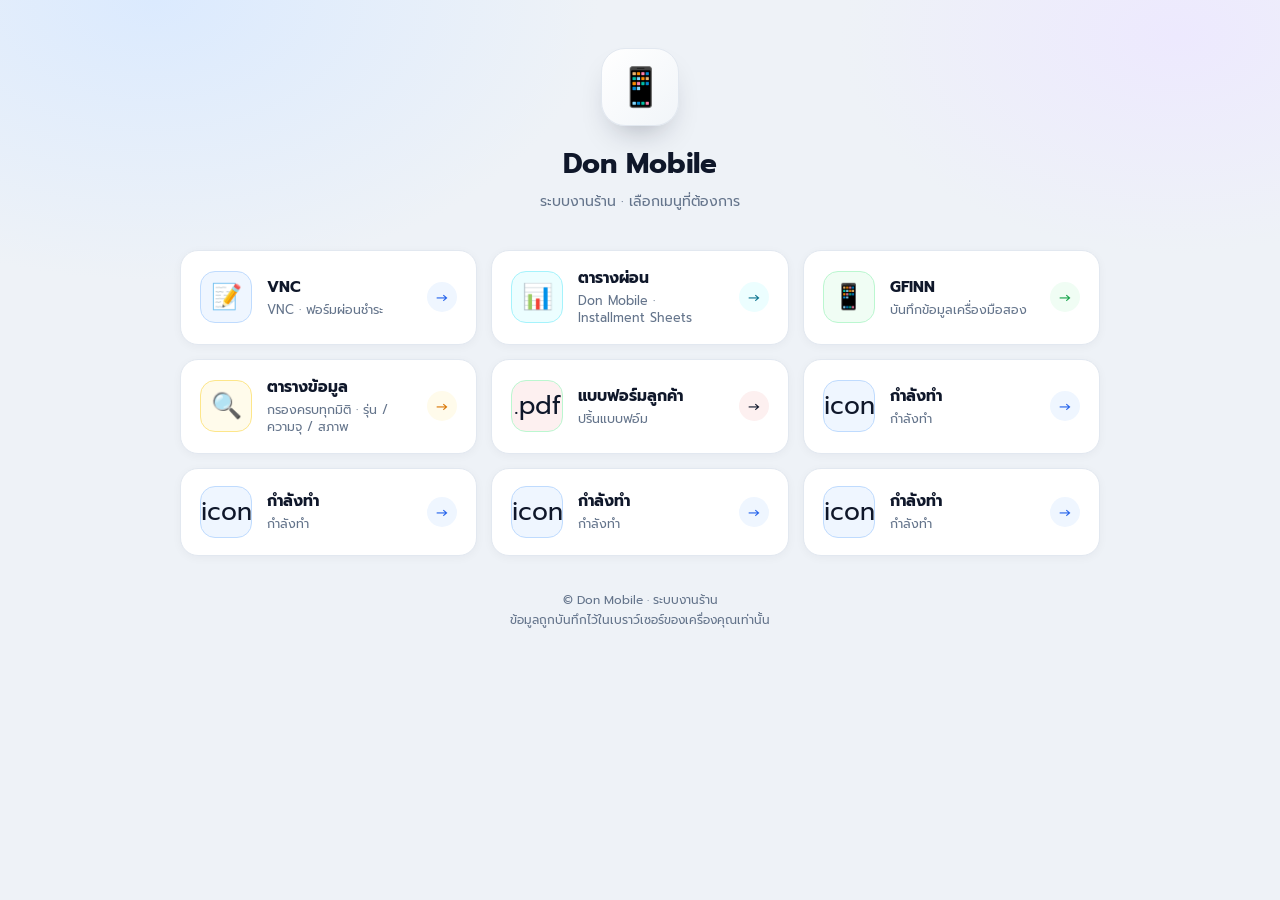
<file: index.html>
<!DOCTYPE html>
<html lang="th">
<head>
<base href="https://don-dusky.vercel.app">
<meta charset="UTF-8">
<meta name="viewport" content="width=device-width, initial-scale=1.0">
<title>หน้าหลัก · Don Mobile</title>
<link rel="preconnect" href="https://fonts.googleapis.com">
<link rel="preconnect" href="https://fonts.gstatic.com" crossorigin>
<link href="https://fonts.googleapis.com/css2?family=Prompt:wght@400;500;600;700&display=swap" rel="stylesheet">
<style>
  * { box-sizing: border-box; margin: 0; padding: 0; }

  :root {
    --text: #0f172a;
    --muted: #64748b;
    --border: #e2e8f0;
  }

  body {
    font-family: 'Prompt', 'Segoe UI', Tahoma, sans-serif;
    min-height: 100vh;
    color: var(--text);
    background:
      radial-gradient(58% 52% at 12% 0%, #dbeafe 0%, transparent 60%),
      radial-gradient(48% 44% at 92% 4%, #ede9fe 0%, transparent 55%),
      #eef2f7;
    padding: clamp(22px, 4.5vw, 48px) 16px 60px;
    -webkit-font-smoothing: antialiased;
    -webkit-text-size-adjust: 100%;
  }

  .wrap { max-width: 920px; margin: 0 auto; }

  /* ---------- Hero ---------- */
  .hero { text-align: center; margin-bottom: clamp(24px, 4vw, 38px); }

  .hero .logo {
    width: 78px; height: 78px;
    margin: 0 auto 16px;
    border-radius: 24px;
    display: grid; place-items: center;
    font-size: 38px;
    background: linear-gradient(135deg, #ffffff, #f1f5f9);
    border: 1px solid var(--border);
    box-shadow: 0 16px 34px -18px rgba(15, 23, 42, .45);
  }

  .hero h1 {
    font-size: clamp(21px, 4.6vw, 28px);
    font-weight: 700;
    letter-spacing: -.2px;
  }

  .hero p {
    font-size: clamp(12.5px, 2.6vw, 14px);
    color: var(--muted);
    margin-top: 6px;
  }

  /* ---------- Cards ---------- */
  .grid {
    display: grid;
    grid-template-columns: repeat(auto-fit, minmax(285px, 1fr));
    gap: 14px;
  }

  .card {
    --accent: #2563eb;
    --accent-soft: #eff6ff;
    --accent-line: #bfdbfe;

    display: flex;
    align-items: center;
    gap: 15px;
    padding: 17px 19px;
    background: #fff;
    border: 1.5px solid var(--border);
    border-radius: 18px;
    text-decoration: none;
    color: inherit;
    box-shadow: 0 2px 10px rgba(15, 23, 42, .04);
    transition: transform .18s ease, box-shadow .18s ease,
                border-color .18s ease, background .18s ease;
    animation: rise .5s ease both;
  }

  .card:hover {
    transform: translateY(-4px);
    border-color: var(--accent-line);
    box-shadow: 0 18px 34px -20px rgba(15, 23, 42, .5),
                0 0 0 4px var(--accent-soft);
  }

  .card:active { transform: translateY(-1px) scale(.995); }

  .card-icon {
    width: 52px; height: 52px;
    flex-shrink: 0;
    border-radius: 15px;
    display: grid; place-items: center;
    font-size: 25px;
    background: var(--accent-soft);
    border: 1px solid var(--accent-line);
  }

  .card-tx { min-width: 0; }

  .card-tx h2 {
    font-size: 15.5px;
    font-weight: 700;
    line-height: 1.35;
  }

  .card-tx p {
    font-size: 12.5px;
    color: var(--muted);
    margin-top: 3px;
    line-height: 1.4;
  }

  .card-arrow {
    margin-left: auto;
    flex-shrink: 0;
    width: 30px; height: 30px;
    border-radius: 50%;
    display: grid; place-items: center;
    font-size: 15px;
    color: var(--accent);
    background: var(--accent-soft);
    transition: transform .18s ease, background .18s ease, color .18s ease;
  }

  .card:hover .card-arrow {
    transform: translateX(3px);
    background: var(--accent);
    color: #fff;
  }

  /* ---------- Footer ---------- */
  .foot {
    text-align: center;
    color: var(--muted);
    font-size: 12px;
    margin-top: 34px;
    line-height: 1.7;
  }

  /* ---------- Animation ---------- */
  @keyframes rise {
    from { opacity: 0; transform: translateY(12px); }
    to   { opacity: 1; transform: translateY(0); }
  }

  .card:nth-child(1) { animation-delay: .04s; }
  .card:nth-child(2) { animation-delay: .10s; }
  .card:nth-child(3) { animation-delay: .16s; }
  .card:nth-child(4) { animation-delay: .22s; }

  @media (prefers-reduced-motion: reduce) {
    .card, .card:hover, .card-arrow { animation: none; transition: none; }
  }

  /* ---------- Responsive ---------- */
  @media (max-width: 640px) {
    .grid { grid-template-columns: 1fr; gap: 12px; }
    .card { padding: 15px 16px; gap: 13px; border-radius: 16px; }
    .card-icon { width: 48px; height: 48px; font-size: 23px; border-radius: 13px; }
    .card-tx h2 { font-size: 14.5px; }
    .card-tx p { font-size: 12px; }
    .hero .logo { width: 68px; height: 68px; font-size: 33px; border-radius: 21px; }
  }
</style>
</head>
<body>
<div class="wrap">

  <header class="hero">
    <div class="logo">📱</div>
    <h1>Don Mobile</h1>
    <p>ระบบงานร้าน · เลือกเมนูที่ต้องการ</p>
  </header>

  <nav class="grid" aria-label="เมนูหลัก">

    <a class="card" href="vnc.html"
       style="--accent:#2563eb; --accent-soft:#eff6ff; --accent-line:#bfdbfe;">
      <div class="card-icon">📝</div>
      <div class="card-tx">
        <h2>VNC</h2>
        <p>VNC · ฟอร์มผ่อนชำระ</p>
      </div>
      <span class="card-arrow" aria-hidden="true">→</span>
    </a>

    <a class="card" href="tarang.html"
       style="--accent:#0e7490; --accent-soft:#ecfeff; --accent-line:#a5f3fc;">
      <div class="card-icon">📊</div>
      <div class="card-tx">
        <h2>ตารางผ่อน</h2>
        <p>Don Mobile · Installment Sheets</p>
      </div>
      <span class="card-arrow" aria-hidden="true">→</span>
    </a>

    <a class="card" href="gfinn.html"
       style="--accent:#16a34a; --accent-soft:#f0fdf4; --accent-line:#bbf7d0;">
      <div class="card-icon">📱</div>
      <div class="card-tx">
        <h2>GFINN</h2>
        <p>บันทึกข้อมูลเครื่องมือสอง</p>
      </div>
      <span class="card-arrow" aria-hidden="true">→</span>
    </a>

    <a class="card" href="find.html"
       style="--accent:#d97706; --accent-soft:#fffbeb; --accent-line:#fde68a;">
      <div class="card-icon">🔍</div>
      <div class="card-tx">
        <h2>ตารางข้อมูล</h2>
        <p>กรองครบทุกมิติ · รุ่น / ความจุ / สภาพ</p>
      </div>
      <span class="card-arrow" aria-hidden="true">→</span>
    </a>

<a class="card" href="https://drive.google.com/file/d/14LDpMJwGxyT_sLqgNNYfwdUFIFc3Edug/" style="--accent:#5a34a;--accent-soft: #fdf0f0;--accent-line:#bbf7d0;">
      <div class="card-icon">.pdf</div>
      <div class="card-tx">
        <h2>แบบฟอร์มลูกค้า</h2>
        <p> ปริ้นแบบฟอ์ม </p>
      </div>
      <span class="card-arrow" aria-hidden="true">→</span>
    </a>

   <a class="card" href="ลิ้ง"--accent:#5a34a;--accent-soft: #fdf0f0;--accent-line:#bbf7d0;">
      <div class="card-icon">icon</div>
      <div class="card-tx">
        <h2>กำลังทำ</h2>
        <p> กำลังทำ </p>
      </div>
      <span class="card-arrow" aria-hidden="true">→</span>
    </a>
       <a class="card" href="ลิ้ง"--accent:#5a34a;--accent-soft: #fdf0f0;--accent-line:#bbf7d0;">
      <div class="card-icon">icon</div>
      <div class="card-tx">
        <h2>กำลังทำ</h2>
        <p> กำลังทำ </p>
      </div>
      <span class="card-arrow" aria-hidden="true">→</span>
    </a>
       <a class="card" href="ลิ้ง"--accent:#5a34a;--accent-soft: #fdf0f0;--accent-line:#bbf7d0;">
      <div class="card-icon">icon</div>
      <div class="card-tx">
        <h2>กำลังทำ</h2>
        <p> กำลังทำ </p>
      </div>
      <span class="card-arrow" aria-hidden="true">→</span>
    </a>
       <a class="card" href="ลิ้ง"--accent:#5a34a;--accent-soft: #fdf0f0;--accent-line:#bbf7d0;">
      <div class="card-icon">icon</div>
      <div class="card-tx">
        <h2>กำลังทำ</h2>
        <p> กำลังทำ </p>
      </div>
      <span class="card-arrow" aria-hidden="true">→</span>
    </a>
    
  </nav>

  <footer class="foot">
    © Don Mobile · ระบบงานร้าน<br>
    ข้อมูลถูกบันทึกไว้ในเบราว์เซอร์ของเครื่องคุณเท่านั้น
  </footer>

</div>
</body>
</html>
</file>
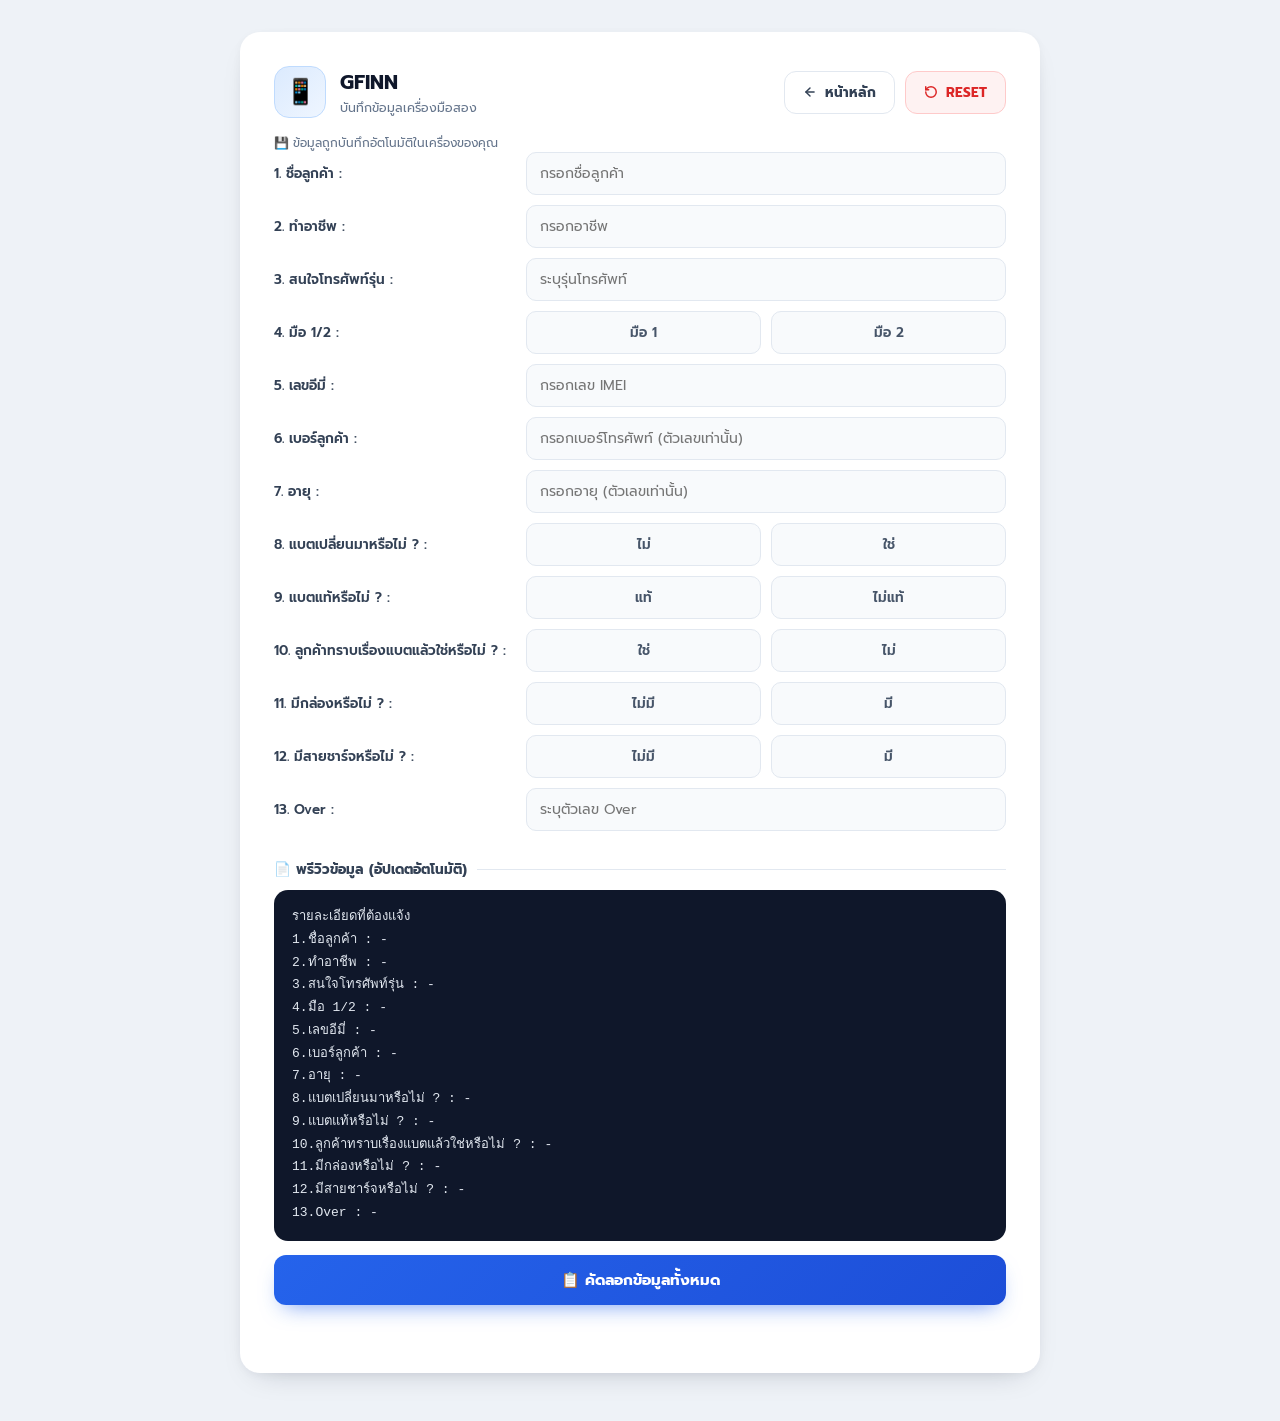
<file: gfinn.html>
<!DOCTYPE html>
<html lang="th">
<head>
<meta charset="UTF-8">
<meta name="viewport" content="width=device-width, initial-scale=1.0">
<title>GFINN</title>
<link rel="preconnect" href="https://fonts.googleapis.com">
<link rel="preconnect" href="https://fonts.gstatic.com" crossorigin>
<link href="https://fonts.googleapis.com/css2?family=Prompt:wght@400;500;600;700&display=swap" rel="stylesheet">
<style>
  * { box-sizing: border-box; margin: 0; padding: 0; }

  :root {
    --bg: #eef2f7;
    --card: #ffffff;
    --text: #1e293b;
    --muted: #64748b;
    --border: #e2e8f0;
    --input-bg: #f8fafc;
    --primary: #2563eb;
    --primary-dark: #1d4ed8;
    --danger: #dc2626;
    --danger-soft: #fef2f2;
    --danger-border: #fecaca;
    --success: #16a34a;
  }

  body {
    font-family: 'Prompt', 'Segoe UI', Tahoma, sans-serif;
    background: var(--bg);
    color: var(--text);
    min-height: 100vh;
    padding: clamp(16px, 3vw, 32px) 14px 48px;
  }

  .wrap { max-width: 800px; margin: 0 auto; }

  .card {
    background: var(--card);
    border-radius: 20px;
    box-shadow: 0 12px 32px -18px rgba(15, 23, 42, .28), 0 2px 8px rgba(15, 23, 42, .04);
    padding: clamp(20px, 4vw, 34px);
  }

  /* ---------- Header + RESET ---------- */
  .app-header {
    display: flex;
    align-items: center;
    justify-content: space-between;
    gap: 14px;
    flex-wrap: wrap;
  }

  .brand { display: flex; align-items: center; gap: 14px; min-width: 0; }

  .brand-icon {
    width: 52px; height: 52px;
    border-radius: 15px;
    display: grid; place-items: center;
    font-size: 25px;
    background: linear-gradient(135deg, #dbeafe, #eff6ff);
    border: 1px solid #bfdbfe;
    flex-shrink: 0;
  }

  h1 { font-size: clamp(16.5px, 3.4vw, 20px); font-weight: 700; color: #0f172a; line-height: 1.4; }

  .brand p { font-size: 12.5px; color: var(--muted); margin-top: 2px; }

  .btn-reset {
    display: inline-flex; align-items: center; gap: 8px;
    padding: 10px 18px;
    border-radius: 12px;
    border: 1.5px solid var(--danger-border);
    background: var(--danger-soft);
    color: var(--danger);
    font-family: inherit; font-size: 13.5px; font-weight: 700;
    cursor: pointer; white-space: nowrap;
    transition: all .2s ease;
  }
  .btn-reset:hover { background: var(--danger); border-color: var(--danger); color: #fff; box-shadow: 0 8px 18px -8px rgba(220, 38, 38, .55); }
  .btn-reset:active { transform: scale(.97); }

  .header-actions { display: inline-flex; align-items: center; gap: 10px; flex-wrap: wrap; }

  .btn-home {
    display: inline-flex; align-items: center; gap: 8px;
    padding: 10px 18px;
    border-radius: 12px;
    border: 1.5px solid var(--border);
    background: #fff;
    color: #334155;
    font-family: inherit; font-size: 13.5px; font-weight: 700;
    text-decoration: none; white-space: nowrap;
    transition: all .2s ease;
  }
  .btn-home:hover { border-color: var(--primary); color: var(--primary); background: #eff6ff; box-shadow: 0 8px 18px -10px rgba(37, 99, 235, .45); }
  .btn-home:active { transform: scale(.97); }

  .meta-row {
    display: flex; align-items: center; justify-content: space-between;
    gap: 10px; flex-wrap: wrap;
    margin-top: 16px;
  }

  .autosave-note { font-size: 12px; color: var(--muted); }

  /* ---------- Sections + fields ---------- */
  h2 {
    font-size: 15px; font-weight: 700; color: #0f172a;
    border-left: 4px solid var(--primary);
    padding-left: 10px;
    margin: 28px 0 14px;
  }

  .field {
    display: flex; align-items: center; gap: 12px;
    margin-bottom: 10px; flex-wrap: wrap;
  }

  .field > label {
    width: 240px;
    font-size: 13.5px; font-weight: 600; color: #334155;
    padding-right: 4px;
  }

  input[type="text"], input[type="tel"], input[type="number"] {
    flex: 1; min-width: 190px;
    padding: 10px 13px;
    border: 1.5px solid var(--border);
    border-radius: 10px;
    font-family: inherit; font-size: 14px; color: var(--text);
    background: var(--input-bg);
    transition: border-color .2s, box-shadow .2s, background .2s;
  }
  input:focus {
    outline: none;
    border-color: var(--primary);
    background: #fff;
    box-shadow: 0 0 0 3.5px rgba(37, 99, 235, .13);
  }

  /* ---------- Toggle (radio) ---------- */
  .toggle { display: flex; gap: 10px; flex: 1; min-width: 220px; }
  .toggle input { display: none; }
  .toggle label {
    flex: 1; text-align: center;
    padding: 10px 12px;
    border: 1.5px solid var(--border);
    border-radius: 10px;
    background: var(--input-bg);
    font-size: 13.5px; font-weight: 600; color: #475569;
    cursor: pointer; user-select: none;
    transition: all .2s ease;
  }
  .toggle label:hover { border-color: #cbd5e1; background: #f1f5f9; }
  .toggle input:checked + label { color: #fff; }

  /* สีของแต่ละตัวเลือก */
  #hand1:checked + label { background: #2563eb; border-color: #2563eb; }
  #hand2:checked + label { background: #7c3aed; border-color: #7c3aed; }

  #batChangeNo:checked + label { background: #16a34a; border-color: #16a34a; }
  #batChangeYes:checked + label { background: #ea580c; border-color: #ea580c; }

  #batOriginalYes:checked + label { background: #16a34a; border-color: #16a34a; }
  #batOriginalNo:checked + label { background: #dc2626; border-color: #dc2626; }

  #batAwareYes:checked + label { background: #0d9488; border-color: #0d9488; }
  #batAwareNo:checked + label { background: #e11d48; border-color: #e11d48; }

  #hasBoxNo:checked + label { background: #64748b; border-color: #64748b; }
  #hasBoxYes:checked + label { background: #4f46e5; border-color: #4f46e5; }

  #hasCableNo:checked + label { background: #64748b; border-color: #64748b; }
  #hasCableYes:checked + label { background: #0284c7; border-color: #0284c7; }

  /* ---------- Preview ---------- */
  .preview-head {
    display: flex; align-items: center; gap: 10px;
    margin: 28px 0 10px;
    font-size: 13.5px; font-weight: 700; color: #334155;
  }
  .preview-head::after { content: ''; flex: 1; height: 1px; background: var(--border); }

  .preview {
    background: #0f172a;
    color: #e2e8f0;
    border-radius: 14px;
    padding: 16px 18px;
    font-family: 'Consolas', 'Courier New', monospace;
    font-size: 13px; line-height: 1.75;
    white-space: pre-wrap; word-break: break-word;
    min-height: 90px;
  }

  /* ---------- Copy + status ---------- */
  .btn-copy {
    display: flex; align-items: center; justify-content: center; gap: 9px;
    width: 100%;
    margin-top: 14px;
    padding: 14px 26px;
    border: none; border-radius: 12px;
    background: linear-gradient(135deg, #2563eb, #1d4ed8);
    color: #fff;
    font-family: inherit; font-size: 15px; font-weight: 700;
    cursor: pointer;
    box-shadow: 0 10px 22px -10px rgba(37, 99, 235, .65);
    transition: all .2s ease;
  }
  .btn-copy:hover { filter: brightness(1.08); }
  .btn-copy:active { transform: scale(.985); }

  .status {
    text-align: center;
    margin-top: 12px;
    font-size: 13.5px; font-weight: 600;
    color: var(--success);
    min-height: 22px;
  }
  .status.error { color: var(--danger); }

  /* ---------- Responsive ---------- */
  @media (max-width: 640px) {
    .field > label { width: 100%; margin-bottom: 2px; }
    .field { gap: 6px; margin-bottom: 14px; }
    .btn-reset, .btn-home { padding: 9px 14px; font-size: 12.5px; }
  }
</style>
</head>
<body>
<div class="wrap">
  <div class="card">

    <header class="app-header">
      <div class="brand">
        <div class="brand-icon">📱</div>
        <div>
          <h1>GFINN</h1>
          <p>บันทึกข้อมูลเครื่องมือสอง</p>
        </div>
      </div>
      <div class="header-actions">
        <a class="btn-home" href="index.html">
          <svg width="14" height="14" viewBox="0 0 24 24" fill="none" stroke="currentColor" stroke-width="2.5" stroke-linecap="round" stroke-linejoin="round">
            <path d="m12 19-7-7 7-7"/>
            <path d="M19 12H5"/>
          </svg>
          หน้าหลัก
        </a>
        <button type="button" class="btn-reset" onclick="resetAll()">
          <svg width="14" height="14" viewBox="0 0 24 24" fill="none" stroke="currentColor" stroke-width="2.5" stroke-linecap="round" stroke-linejoin="round">
            <path d="M3 12a9 9 0 1 0 9-9 9.75 9.75 0 0 0-6.74 2.74L3 8"/>
            <path d="M3 3v5h5"/>
          </svg>
          RESET
        </button>
      </div>
    </header>

    <div class="meta-row">
      <span class="autosave-note">💾 ข้อมูลถูกบันทึกอัตโนมัติในเครื่องของคุณ</span>
    </div>

    <form id="infoForm" onsubmit="return false;">

      <div class="field">
        <label>1. ชื่อลูกค้า :</label>
        <input type="text" id="customerName" placeholder="กรอกชื่อลูกค้า">
      </div>

      <div class="field">
        <label>2. ทำอาชีพ :</label>
        <input type="text" id="occupation" placeholder="กรอกอาชีพ">
      </div>

      <div class="field">
        <label>3. สนใจโทรศัพท์รุ่น :</label>
        <input type="text" id="phoneModel" placeholder="ระบุรุ่นโทรศัพท์">
      </div>

      <div class="field">
        <label>4. มือ 1/2 :</label>
        <div class="toggle">
          <input type="radio" id="hand1" name="phoneHand" value="1">
          <label for="hand1">มือ 1</label>
          <input type="radio" id="hand2" name="phoneHand" value="2">
          <label for="hand2">มือ 2</label>
        </div>
      </div>

      <div class="field">
        <label>5. เลขอีมี่ :</label>
        <input type="text" id="imei" placeholder="กรอกเลข IMEI">
      </div>

      <div class="field">
        <label>6. เบอร์ลูกค้า :</label>
        <input type="text" id="customerPhone" inputmode="numeric" placeholder="กรอกเบอร์โทรศัพท์ (ตัวเลขเท่านั้น)">
      </div>

      <div class="field">
        <label>7. อายุ :</label>
        <input type="text" id="age" inputmode="numeric" placeholder="กรอกอายุ (ตัวเลขเท่านั้น)">
      </div>

      <div class="field">
        <label>8. แบตเปลี่ยนมาหรือไม่ ? :</label>
        <div class="toggle">
          <input type="radio" id="batChangeNo" name="batChange" value="ไม่">
          <label for="batChangeNo">ไม่</label>
          <input type="radio" id="batChangeYes" name="batChange" value="ใช่">
          <label for="batChangeYes">ใช่</label>
        </div>
      </div>

      <div class="field">
        <label>9. แบตแท้หรือไม่ ? :</label>
        <div class="toggle">
          <input type="radio" id="batOriginalYes" name="batOriginal" value="แท้">
          <label for="batOriginalYes">แท้</label>
          <input type="radio" id="batOriginalNo" name="batOriginal" value="ไม่แท้">
          <label for="batOriginalNo">ไม่แท้</label>
        </div>
      </div>

      <div class="field">
        <label>10. ลูกค้าทราบเรื่องแบตแล้วใช่หรือไม่ ? :</label>
        <div class="toggle">
          <input type="radio" id="batAwareYes" name="batAware" value="ใช่">
          <label for="batAwareYes">ใช่</label>
          <input type="radio" id="batAwareNo" name="batAware" value="ไม่">
          <label for="batAwareNo">ไม่</label>
        </div>
      </div>

      <div class="field">
        <label>11. มีกล่องหรือไม่ ? :</label>
        <div class="toggle">
          <input type="radio" id="hasBoxNo" name="hasBox" value="ไม่มี">
          <label for="hasBoxNo">ไม่มี</label>
          <input type="radio" id="hasBoxYes" name="hasBox" value="มี">
          <label for="hasBoxYes">มี</label>
        </div>
      </div>

      <div class="field">
        <label>12. มีสายชาร์จหรือไม่ ? :</label>
        <div class="toggle">
          <input type="radio" id="hasCableNo" name="hasCable" value="ไม่มี">
          <label for="hasCableNo">ไม่มี</label>
          <input type="radio" id="hasCableYes" name="hasCable" value="มี">
          <label for="hasCableYes">มี</label>
        </div>
      </div>

      <div class="field">
        <label>13. Over :</label>
        <input type="text" id="overValue" inputmode="numeric" placeholder="ระบุตัวเลข Over">
      </div>

    </form>

    <div class="preview-head">📄 พรีวิวข้อมูล (อัปเดตอัตโนมัติ)</div>
    <pre class="preview" id="preview"></pre>

    <button type="button" class="btn-copy" onclick="copyAll()">📋 คัดลอกข้อมูลทั้งหมด</button>
    <div class="status" id="status"></div>

  </div>
</div>

<script>
  const STORAGE_KEY = 'customerFormAutoSave';
  const previewEl = document.getElementById('preview');
  const statusEl = document.getElementById('status');
  let isClearing = false; // กันการบันทึกซ้ำระหว่างล้างข้อมูล

  function getVal(id) {
    const el = document.getElementById(id);
    return el ? el.value.trim() || '-' : '-';
  }

  function getRadioVal(name) {
    const selected = document.querySelector(`input[name="${name}"]:checked`);
    return selected ? selected.value : '-';
  }

  // ===== สร้างข้อความสรุป =====
  function buildText() {
    return `รายละเอียดที่ต้องแจ้ง
1.ชื่อลูกค้า : ${getVal('customerName')}
2.ทำอาชีพ : ${getVal('occupation')}
3.สนใจโทรศัพท์รุ่น : ${getVal('phoneModel')}
4.มือ 1/2 : ${getRadioVal('phoneHand')}
5.เลขอีมี่ : ${getVal('imei')}
6.เบอร์ลูกค้า : ${getVal('customerPhone')}
7.อายุ : ${getVal('age')}
8.แบตเปลี่ยนมาหรือไม่ ? : ${getRadioVal('batChange')}
9.แบตแท้หรือไม่ ? : ${getRadioVal('batOriginal')}
10.ลูกค้าทราบเรื่องแบตแล้วใช่หรือไม่ ? : ${getRadioVal('batAware')}
11.มีกล่องหรือไม่ ? : ${getRadioVal('hasBox')}
12.มีสายชาร์จหรือไม่ ? : ${getRadioVal('hasCable')}
13.Over : ${getVal('overValue')}`;
  }

  function updatePreview() {
    previewEl.textContent = buildText();
  }

  // ===== สถานะ =====
  function showStatus(msg, isError) {
    statusEl.textContent = msg;
    statusEl.classList.toggle('error', !!isError);
    clearTimeout(statusEl._t);
    statusEl._t = setTimeout(() => { statusEl.textContent = ''; }, 2200);
  }

  // ===== บันทึกอัตโนมัติ =====
  function saveData() {
    if (isClearing) return;
    const formData = {};
    document.querySelectorAll('#infoForm input').forEach(input => {
      if (input.type === 'radio') {
        if (input.checked) formData[input.name] = input.value;
      } else {
        formData[input.id] = input.value;
      }
    });
    localStorage.setItem(STORAGE_KEY, JSON.stringify(formData));
    showStatus('💾 บันทึกอัตโนมัติแล้ว');
  }

  // ===== โหลดข้อมูล =====
  function loadData() {
    const savedData = localStorage.getItem(STORAGE_KEY);
    if (!savedData) return;
    try {
      const formData = JSON.parse(savedData);
      document.querySelectorAll('#infoForm input').forEach(input => {
        if (input.type === 'radio') {
          if (formData[input.name] && input.value === formData[input.name]) input.checked = true;
        } else {
          if (formData[input.id] !== undefined) input.value = formData[input.id];
        }
      });
    } catch (e) {
      console.error('โหลดข้อมูลไม่สำเร็จ', e);
    }
  }

  // ===== คัดลอกข้อความ =====
  function copyAll() {
    const text = buildText();
    const done = () => showStatus('✅ คัดลอกข้อมูลทั้งหมดแล้ว');
    const fallback = () => {
      const ta = document.createElement('textarea');
      ta.value = text;
      document.body.appendChild(ta);
      ta.select();
      try { document.execCommand('copy'); done(); }
      catch (e) { showStatus('❌ คัดลอกไม่สำเร็จ', true); }
      document.body.removeChild(ta);
    };
    if (navigator.clipboard && navigator.clipboard.writeText) {
      navigator.clipboard.writeText(text).then(done).catch(fallback);
    } else {
      fallback();
    }
  }

  // ===== ล้างข้อมูล (RESET) =====
  function resetAll() {
    if (!confirm('ต้องการล้างข้อมูลทั้งหมดใช่หรือไม่?')) return;
    isClearing = true;
    document.querySelectorAll('#infoForm input').forEach(input => {
      if (input.type === 'radio') input.checked = false;
      else input.value = '';
    });
    localStorage.removeItem(STORAGE_KEY);
    updatePreview();
    showStatus('🗑️ ล้างข้อมูลเรียบร้อยแล้ว');
    setTimeout(() => { isClearing = false; }, 150);
  }

  // ===== เริ่มต้น =====
  loadData();
  updatePreview();

  // กรองเฉพาะตัวเลขสำหรับช่องเบอร์ / อายุ / Over
  ['customerPhone', 'age', 'overValue'].forEach(id => {
    const el = document.getElementById(id);
    if (el) {
      el.addEventListener('input', (e) => {
        e.target.value = e.target.value.replace(/[^0-9]/g, '');
      });
    }
  });

  // อัปเดตพรีวิว + บันทึกอัตโนมัติเมื่อพิมพ์หรือเลือกตัวเลือก
  const form = document.getElementById('infoForm');
  form.addEventListener('input', () => { updatePreview(); saveData(); });
  form.addEventListener('change', () => { updatePreview(); saveData(); });
</script>
</body>
</html>
</file>
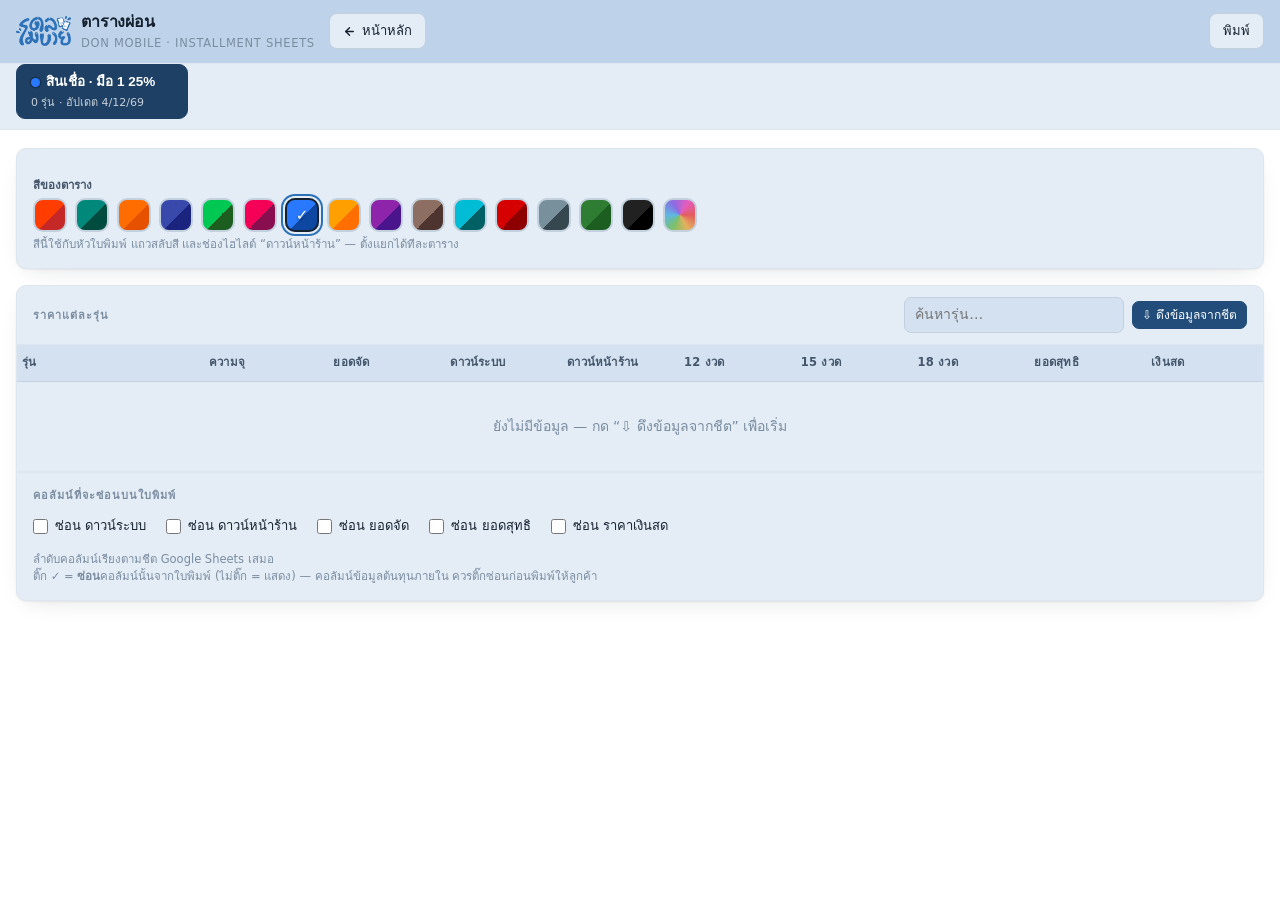
<file: tarang.html>
<!DOCTYPE html>
<html data-theme="light" style="--bg-base: #2C71B8; --ground: #b1cae5; --brand: #2C71B8; --brand-deep: #235181; --brand-wash: #e6eef6; --accent: #2C71B8; --accent-wash: #d9e5f2;">
  <head>
    <meta http-equiv="Content-Type" content="text/html; charset=UTF-8">
    <meta name="viewport" content="width=device-width,initial-scale=1,viewport-fit=cover"><style>/* tarang.css — สไตล์รวมของ ตารางผ่อน ดลโมบาย (แยกออกจาก tarang.html) */

/* ===== 1. Base reset (จาก head ดั้งเดิม) ===== */
:root{color-scheme:light;box-sizing:border-box;padding-top:env(safe-area-inset-top,0px);padding-bottom:env(safe-area-inset-bottom,0px)}html{scroll-padding-top:env(safe-area-inset-top,0px)}body{margin:0;padding:0;font:14px -apple-system,BlinkMacSystemFont,sans-serif;background:#faf9f5;color:#141413}img{max-width:100%}[hidden]:not([hidden=until-found i]){display:none!important}

/* ===== 2. pageCss — ขนาดกระดาษเริ่มต้น (applyPaper() ใน JS เขียนทับตอนรัน) ===== */
@page{size:210mm 297mm}
.paper{width:210mm;min-height:277mm}

/* ===== 3. Grid drag / save options / background fx ===== */
::selection{background:color-mix(in srgb, var(--bg-base) 55%, white);color:var(--ink)}

/* ===== 5. Theme variables + ส่วนประกอบหลักของแอป ===== */
:root{
  --brand:#2C71B8;
  --brand-deep:#1B4E85;
  --brand-wash:#EAF1F9;
  --bg-base:#2C71B8;
  --ink:#15202E;
  --ink-2:#44566B;
  --ink-3:#7A8CA0;
  --ground:#F2F5F9;
  --surface:color-mix(in srgb, var(--bg-base) 13%, white);
  --surface-2:color-mix(in srgb, var(--bg-base) 21%, white);
  --line:#DDE5EE;
  --line-strong:#C3D0DE;
  --accent:#D9822B;
  --accent-wash:#FDF2E4;
  --ok:#1C7F57;
  --danger:#BE3B33;
  --danger-wash:#FBEDEC;
  --shadow:0 1px 2px rgba(21,32,46,.06), 0 8px 24px -12px rgba(21,32,46,.18);
  --radius:10px;
  color-scheme:light;
}
*{box-sizing:border-box}
body{
  margin:0; background:transparent; color:var(--ink);
  font-family:"IBM Plex Sans Thai","Noto Sans Thai",system-ui,-apple-system,"Segoe UI",sans-serif;
  font-size:14px; line-height:1.55; -webkit-text-size-adjust:100%;
}
h1,h2,h3,.display{font-family:"Bai Jamjuree","IBM Plex Sans Thai",system-ui,sans-serif;text-wrap:balance}
button,input,select,textarea{font:inherit;color:inherit}
:focus-visible{outline:2px solid var(--bg-base);outline-offset:2px;border-radius:4px}

/* ---------- top bar ---------- */
.topbar{
  position:sticky; top:env(safe-area-inset-top,0px); z-index:40;
  background:color-mix(in srgb, var(--bg-base) 31%, white); border-bottom:1px solid var(--line);
}
.topbar-in{
  max-width:1400px;margin:0 auto;padding-block:10px;padding-inline:16px;
  display:flex;align-items:center;gap:14px;flex-wrap:wrap;
}
.lockup{display:flex;align-items:center;gap:10px;min-width:0}
.lockup img{height:30px;width:auto;display:block}
.lockup .t{font-family:"Bai Jamjuree",sans-serif;font-weight:700;font-size:16px;letter-spacing:-.01em;white-space:nowrap}
.lockup .s{color:var(--ink-3);font-size:11.5px;letter-spacing:.06em;text-transform:uppercase}
.spacer{flex:1 1 auto}
.bar-actions{display:flex;gap:8px;flex-wrap:wrap;align-items:center}
.main-group{display:flex;gap:8px;flex-wrap:wrap;align-items:center}

.btn{
  display:inline-flex;align-items:center;gap:6px;
  padding:7px 13px;border-radius:8px;border:1px solid var(--line-strong);
  background:var(--surface);color:var(--ink);cursor:pointer;
  font-weight:500;font-size:13px;transition:background .12s,border-color .12s;
}
.btn:hover{background:var(--surface-2);border-color:var(--brand)}
.btn.primary{background:color-mix(in srgb, var(--brand) 55%, #15202E);border-color:color-mix(in srgb, var(--brand) 55%, #15202E);color:#fff}
.btn.primary:hover{background:var(--brand-deep);border-color:var(--brand-deep)}
.btn.ghost{border-color:transparent;background:transparent;color:var(--ink-2)}
.btn.ghost:hover{background:var(--surface-2);color:var(--ink)}
.btn.danger{color:var(--danger);border-color:var(--line-strong)}
.btn.danger:hover{background:var(--danger-wash);border-color:var(--danger)}
.btn.sm{padding:4px 9px;font-size:12px;border-radius:7px}
a.btn{text-decoration:none}
.btn:disabled{opacity:.55;cursor:progress}

/* ---------- sheet rail ---------- */
.rail{background:var(--surface);border-bottom:1px solid var(--line)}
.rail-in{max-width:1400px;margin:0 auto;padding-inline:16px;padding-block:0 10px;display:flex;gap:8px;align-items:center;overflow-x:auto}
.tab{
  position:relative;
  flex:0 0 auto;display:flex;flex-direction:column;gap:1px;align-items:flex-start;
  padding:7px 32px 7px 14px;border-radius:9px;border:1px solid var(--line);
  background:var(--surface-2);cursor:pointer;text-align:left;
}
.tab:hover{border-color:var(--brand)}
.tab[aria-selected="true"]{background:color-mix(in srgb, var(--bg-base) 40%, #15202E);border-color:color-mix(in srgb, var(--bg-base) 40%, #15202E);color:#fff}
.tab .n{font-family:"Bai Jamjuree",sans-serif;font-weight:600;font-size:13.5px;white-space:nowrap}
.tab .d{font-size:11px;opacity:.75;white-space:nowrap;font-variant-numeric:tabular-nums}

/* ---------- page shell ---------- */
.app{display:block}
.wrap{max-width:1400px;margin:0 auto;padding-inline:16px;padding-block:18px 60px}

.panel{background:var(--surface);border:1px solid var(--line);border-radius:var(--radius);box-shadow:var(--shadow)}
.panel + .panel{margin-top:16px}
.panel-head{
  display:flex;align-items:center;gap:10px;flex-wrap:wrap;
  padding:12px 16px;border-bottom:1px solid var(--line);
}
.panel-head h2{margin:0;font-size:15px;font-weight:600}
.panel-body{padding:14px 16px}

.eyebrow{font-size:11px;letter-spacing:.09em;text-transform:uppercase;color:var(--ink-3);font-weight:600}

/* meta grid */
.fields{display:grid;grid-template-columns:repeat(auto-fit,minmax(150px,1fr));gap:12px}
.f{display:flex;flex-direction:column;gap:4px;min-width:0}
.f label{font-size:11.5px;font-weight:600;color:var(--ink-2)}
.f input,.f select,.f textarea{
  width:100%;padding:7px 9px;border:1px solid var(--line-strong);border-radius:7px;
  background:var(--surface-2);
}
.f textarea{resize:vertical;min-height:62px;line-height:1.5}
.f input:focus,.f select:focus,.f textarea:focus{background:var(--surface);border-color:var(--brand);outline:none}
.hint{font-size:11.5px;color:var(--ink-3)}

.check{display:inline-flex;align-items:center;gap:7px;font-size:13px;cursor:pointer;padding:4px 0}
.check input{width:15px;height:15px;accent-color:var(--bg-base);margin:0}

/* ---------- ตัวเลือกสีของตาราง ---------- */
.colorpick{display:flex;gap:8px;flex-wrap:wrap;align-items:center}
.swatch{
  width:34px;height:34px;border-radius:10px;border:2px solid var(--line-strong);
  cursor:pointer;padding:0;position:relative;background:var(--surface-2);
  transition:transform .1s,border-color .12s;
}
.swatch:hover{transform:translateY(-1px);border-color:var(--brand)}
.swatch[aria-pressed="true"]{border-color:var(--ink);box-shadow:0 0 0 2px var(--surface),0 0 0 4px var(--brand)}
.swatch[aria-pressed="true"]::after{
  content:'✓';position:absolute;inset:0;display:grid;place-items:center;
  color:#fff;font-weight:700;font-size:15px;pointer-events:none;
  text-shadow:0 1px 3px rgba(0,0,0,.6);
}
.swatch-custom{background:conic-gradient(from .25turn,#e35d5d,#e3b15d,#7ac06a,#5db9e3,#8b6ce3,#e35dc0,#e35d5d)}
.swatch-custom input{position:absolute;inset:0;width:100%;height:100%;opacity:0;cursor:pointer;border:0;padding:0}
/* จุดสีบนแท็บตาราง */
.cdot{display:inline-block;width:9px;height:9px;border-radius:50%;margin-right:6px;vertical-align:-1px;box-shadow:0 0 0 1.5px rgba(255,255,255,.55)}
.tab[aria-selected="true"] .cdot{box-shadow:0 0 0 1.5px rgba(0,0,0,.25)}

/* ---------- data grid ---------- */
.gridwrap{overflow-x:auto;border-top:1px solid var(--line)}
table.grid{border-collapse:separate;border-spacing:0;width:100%;min-width:0;max-width:100%}
table.grid th,table.grid td{border-bottom:1px solid var(--line);padding:0;text-align:left}
table.grid thead th{
  position:sticky;top:0;z-index:2;background:var(--surface-2);
  padding:9px 7px;font-size:11.5px;font-weight:700;color:var(--ink-2);
  letter-spacing:.02em;white-space:nowrap;border-bottom:1px solid var(--line-strong);
}
table.grid thead th .sub{display:block;font-weight:500;font-size:10.5px;color:var(--ink-3);letter-spacing:.04em}
th.g-internal,td.g-internal{background:var(--accent-wash)}
th.g-hero,td.g-hero{background:var(--g-hero-bg, var(--accent-wash))}
th.g-hero{color:var(--g-hero-ink, var(--accent))}
td.g-hero input{font-weight:700;color:var(--g-hero-ink, var(--accent))}
th.g-tenor,td.g-tenor{background:var(--brand-wash)}
table.grid td input{
  width:8ch;max-width:12ch;border:0;background:transparent;padding:8px 6px;
  font-variant-numeric:tabular-nums;
}
table.grid td.sel select{
  width:100%;border:0;border-radius:0;background:transparent;padding:8px 24px 8px 10px;cursor:pointer;
  appearance:none;-webkit-appearance:none;font-weight:500;
  background-image:url("data:image/svg+xml;utf8,<svg xmlns='http://www.w3.org/2000/svg' width='10' height='7' viewBox='0 0 10 7'><path d='M1 1l4 4 4-4' fill='none' stroke='%238A9AAB' stroke-width='1.6' stroke-linecap='round'/></svg>");
  background-repeat:no-repeat;background-position:right 8px center;
}
table.grid td.sel select:focus{outline:2px solid var(--bg-base);outline-offset:-2px;background-color:var(--surface)}
table.grid select option,table.grid select optgroup{background:var(--surface);color:var(--ink)}
table.grid td.txt input{font-variant-numeric:normal}
table.grid td input:focus{outline:2px solid var(--bg-base);outline-offset:-2px;background:var(--surface)}
table.grid td.num input{text-align:left;width:8ch;min-width:3ch;max-width:11ch}
table.grid tbody tr:hover td{box-shadow:inset 0 0 0 9999px rgba(44,113,184,.035)}
table.grid td.txt input{min-width:100px}
table.grid td.sel-model select{min-width:0;width:100%}
table.grid td.sel-cap select{min-width:0;width:100%}
.colmove{display:inline-flex;align-items:center;gap:1px}
/* ปรับสมดุลคอลัมน์: ช่องข้อความ (รุ่น/ความจุ) กว้างพอใส่ชื่อเต็ม ช่องตัวเลขแบ่งเท่ากัน คอลัมน์เครื่องมือแคบ */
@media screen and (min-width:721px){
  table.grid{table-layout:fixed}
  #grid thead th{white-space:normal;padding:9px 5px}
  #grid thead th.col-model{width:15%}
  #grid thead th.col-cap{width:10%}
  table.grid td input{width:100%!important;min-width:0!important;max-width:none!important}
  table.grid td.sel select{overflow:hidden;text-overflow:ellipsis;white-space:nowrap}
}
.colmove .colname{white-space:nowrap}
.movebtn{
  border:0;background:transparent;color:var(--ink-3);cursor:pointer;
  padding:0 3px;line-height:1;font-size:15px;border-radius:4px;
}
.movebtn:hover:not(:disabled){background:var(--brand);color:#fff}
.movebtn:disabled{opacity:.22;cursor:default}
thead th:hover .movebtn:not(:disabled){color:var(--brand)}
table.grid thead th[draggable]{cursor:grab}
table.grid thead th[draggable]:active{cursor:grabbing}
table.grid thead th.drag-left{box-shadow:inset 3px 0 0 var(--brand)}
table.grid thead th.drag-right{box-shadow:inset -3px 0 0 var(--brand)}

.tablebar{display:flex;align-items:center;gap:8px;flex-wrap:wrap;padding:11px 16px}
#printCols{display:flex;gap:6px 20px;flex-wrap:wrap}
.search{position:relative;flex:0 1 220px}
.search input{width:100%;padding:6px 10px;border:1px solid var(--line-strong);border-radius:7px;background:var(--surface-2)}

.empty{padding:34px 16px;text-align:center;color:var(--ink-3)}


/* ===== 6. paperCss — ใบพิมพ์กระดาษ (สี --pc/--pd ถูกใส่ inline จาก JS) ===== */
.paper{
  --pc:#2C71B8; --pd:#1B4E85; --pwash:#F2F6FB;
  --phe:#FDF2E4; --phe2:#FBE9D2; --phink:#A8611A;
  width:210mm;min-height:277mm;background:#fff;color:#15202E;
  padding:10mm 12mm;margin:0 auto 14px;
  border:1px solid var(--line);border-radius:4px;box-shadow:var(--shadow);
  display:flex;flex-direction:column;
  font-family:"IBM Plex Sans Thai","Noto Sans Thai",sans-serif;
}
.paper-head{display:flex;align-items:flex-start;gap:14px;border-bottom:2.5px solid var(--pc);padding-bottom:7px}
.paper-logo{height:15mm;width:auto;flex:0 0 auto}
.paper-id{flex:1 1 auto;min-width:0}
.paper-shop{font-family:"Bai Jamjuree",sans-serif;font-weight:700;font-size:17pt;line-height:1.15;color:var(--pd)}
.paper-contact{font-size:8.5pt;color:#44566B;line-height:1.4}
.paper-meta{text-align:right;flex:0 0 auto}
.paper-title{font-family:"Bai Jamjuree",sans-serif;font-weight:700;font-size:15pt;line-height:1.2;color:#15202E}
.paper-rate{display:inline-block;margin-top:2px;padding:1px 9px;border-radius:999px;background:var(--pc);color:#fff;font-size:9.5pt;font-weight:600}
.paper-date{margin-top:3px;font-size:9pt;color:#44566B;font-variant-numeric:tabular-nums}
.paper-date b{color:#D9822B}

table.paper-table{width:100%;border-collapse:collapse;margin-top:7px;font-variant-numeric:tabular-nums}
table.paper-table th{
  background:var(--pd);color:#fff;font-weight:600;font-size:9.5pt;
  padding:5px 6px;border:.6px solid var(--pd);text-align:left;white-space:nowrap;
}
table.paper-table th.l{text-align:left}
table.paper-table th .sub{display:block;font-weight:400;font-size:7.5pt;opacity:.85}
table.paper-table td{
  padding:4.5px 6px;border:.6px solid #C3D0DE;font-size:10pt;text-align:left;white-space:nowrap;
}
table.paper-table td.l{text-align:left;font-weight:600}
table.paper-table tbody tr:nth-child(even) td{background:var(--pwash)}
table.paper-table td.hero{background:var(--phe);font-weight:700;color:var(--phink)}
table.paper-table tbody tr:nth-child(even) td.hero{background:var(--phe2)}
table.paper-table td.dash{color:#9AA9B8}

/* ---------- กระดาษแนวตั้ง ---------- */
.paper.portrait table.paper-table th{font-size:8.5pt;padding:4px 4px;white-space:normal}
.paper.portrait table.paper-table td{font-size:9pt;padding:4px 4px;white-space:normal}
.paper.portrait table.paper-table td.l{overflow-wrap:anywhere}
.paper.portrait.dense table.paper-table th{font-size:8pt;padding:3.5px 3.5px}
.paper.portrait.dense table.paper-table td{font-size:8.5pt;padding:3.5px 3.5px}
.paper.portrait.xdense table.paper-table th{font-size:7pt;padding:3px 3px}
.paper.portrait.xdense table.paper-table td{font-size:7.5pt;padding:3px 3px}
.paper.portrait .paper-shop{font-size:15pt}
.paper.portrait .paper-title{font-size:13.5pt}
.paper.portrait .paper-logo{height:13mm}

.paper-foot{margin-top:auto;padding-top:8px;display:flex;gap:14px;align-items:flex-end;border-top:1px solid #DDE5EE}
.paper-cond{flex:1 1 auto;font-size:8.5pt;color:#44566B;line-height:1.5}
.paper-cond .ttl{font-weight:700;color:#15202E;font-size:9pt}
.paper-cond ul{margin:2px 0 0;padding-left:15px}
.paper-sign{flex:0 0 auto;text-align:center;font-size:8pt;color:#44566B}
.paper-sign .line{width:42mm;border-bottom:1px dotted #7A8CA0;height:9mm}

/* ===== 7. Modal / toast / มือถือ / print ===== */
/* ---------- modal ---------- */
.modal{position:fixed;inset:0;z-index:80;display:flex;align-items:center;justify-content:center;padding:16px;background:rgba(21,32,46,.5)}
.modal[hidden]{display:none}
.modal-card{background:var(--surface);border-radius:12px;border:1px solid var(--line);box-shadow:var(--shadow);width:min(640px,100%);max-height:86vh;display:flex;flex-direction:column}
.modal-card header{padding:14px 16px;border-bottom:1px solid var(--line);display:flex;align-items:center;gap:10px}
.modal-card header h2{margin:0;font-size:15px}
.modal-card .body{padding:14px 16px;overflow:auto}
.modal-card footer{padding:12px 16px;border-top:1px solid var(--line);display:flex;gap:8px;justify-content:flex-end;flex-wrap:wrap}
.toast{
  position:fixed;left:50%;transform:translateX(-50%);bottom:calc(20px + env(safe-area-inset-bottom,0px));
  background:var(--ink);color:var(--ground);padding:9px 16px;border-radius:999px;font-size:13px;font-weight:500;
  z-index:90;box-shadow:var(--shadow);display:flex;align-items:center;gap:14px;max-width:calc(100vw - 32px);
}
.toast-act{
  border:0;background:transparent;color:var(--accent);font-weight:700;cursor:pointer;
  padding:2px 2px;text-decoration:underline;text-underline-offset:3px;white-space:nowrap;
}
.toast[hidden]{display:none}

/* ================= มือถือ ================= */
@media screen and (max-width:720px){
  body{font-size:15px}
  .topbar-in{padding-inline:12px;gap:10px}
  .lockup img{height:26px}
  .wrap{padding-inline:12px;padding-block:14px 80px}

  .bar-actions{flex:1 1 100%;order:9;gap:8px}
  .main-group{display:flex;width:100%;gap:8px}
  .main-group .btn{flex:1 1 0;justify-content:center;min-height:44px;padding:10px 6px;font-size:14px}
  .btn{padding:9px 14px;min-height:40px}
  .btn.sm{min-height:36px;padding:7px 11px}
  .tab{padding:10px 34px 10px 14px}
  .chip{padding:6px 8px 6px 12px;font-size:13px}
  .chip button{padding:6px 8px}
  .swatch{width:42px;height:42px}
  .panel-head{padding:10px 12px}
  .panel-body{padding:12px}
  .tablebar{padding:10px 12px}
  .search{flex:1 1 100%}

  .search input{font-size:16px}

  .gridwrap{overflow-x:auto;border-top:1px solid var(--line);-webkit-overflow-scrolling:touch}
  table.grid{min-width:0;width:auto;display:table}
  table.grid thead{display:table-header-group}
  table.grid tbody{display:table-row-group;padding:0}
  table.grid tr{display:table-row;position:static;margin:0;padding:0;background:none;border:0;border-radius:0}
  table.grid td{display:table-cell;gap:0;border-bottom:1px solid var(--line);padding:0;min-height:0}
  table.grid td[data-label]::before{content:none}
  table.grid td input,table.grid td select{min-width:0;width:100%}
  table.grid td.num input{text-align:left;width:8ch;min-width:3ch;max-width:11ch}

  .modal{align-items:flex-end;padding:0}
  .modal-card{width:100%!important;max-width:none!important;border-radius:16px 16px 0 0;max-height:94vh}
  .modal-card header{padding:12px 14px;position:sticky;top:0;z-index:2;background:var(--surface);border-radius:16px 16px 0 0}
  .modal-card footer{
    position:sticky;bottom:0;background:var(--surface);gap:8px;
    padding:10px 12px calc(10px + env(safe-area-inset-bottom,0px));
  }
  .modal-card footer .btn{flex:1 1 auto;justify-content:center;min-height:44px}
  .modal-card footer .hint{flex:1 1 100%;order:-1}
  .modal-card footer .spacer{display:none}


  #printCols{display:grid;grid-template-columns:1fr 1fr;gap:2px 10px}
    #printCols .check{min-height:40px}

  /* มือถือ: ตารางเลื่อนซ้าย-ขวา — เรียบ หัวตารางติดบน แตะง่าย กัน iOS ซูม */
  .tablebar .search{flex:1 1 100%}
  #grid thead th{padding:8px 6px;font-size:10.5px;white-space:normal;line-height:1.25}
  #grid thead th .sub{font-size:9px}
  #grid td input,#grid td select{min-height:42px;padding:8px 6px;font-size:16px;box-sizing:border-box}
  #grid td select{font-size:14px}
  #grid td,#grid th{border-right:1px solid var(--line)}
}

@media screen and (max-width:640px){
  .lockup .s{display:none}
  .paper{width:auto;min-width:0;padding:12px}
  .paper-logo{height:34px}
  .paper-shop{font-size:16px}
  .paper-title{font-size:15px}
  table.paper-table th,table.paper-table td{font-size:11px}
}
@media (prefers-reduced-motion:reduce){*{transition:none!important;animation:none!important}}

/* ---------- print ---------- */
#printRoot{display:none}
@page{margin:8mm}
@media print{
  *,*::before,*::after{-webkit-print-color-adjust:exact!important;print-color-adjust:exact!important;color-adjust:exact!important}
  :root{padding:0!important}
  body,.paper,#printRoot,.paper-head,.paper-id,.paper-meta,table.paper-table,table.paper-table th,table.paper-table td,table.paper-table tbody tr:nth-child(even) td,table.paper-table td.hero,table.paper-table tbody tr:nth-child(even) td.hero{-webkit-print-color-adjust:exact!important;print-color-adjust:exact!important;color-adjust:exact!important}
  table.paper-table th{background:var(--pd)!important;color:#fff!important}
  table.paper-table tbody tr:nth-child(even) td{background:var(--pwash)!important}
  table.paper-table td.hero{background:var(--phe)!important;color:var(--phink)!important}
  table.paper-table tbody tr:nth-child(even) td.hero{background:var(--phe2)!important}
  .paper-head{border-bottom-color:var(--pc)!important}
  .paper-rate{background:var(--pc)!important;color:#fff!important}
  body{background:#fff!important;color:#000}
  .app{display:none!important}
  .modal,.toast{display:none!important}
  #printRoot{display:block!important}
  .paper{
    width:auto;min-height:0;margin:0;padding:0;border:0;border-radius:0;box-shadow:none;
    background:#fff;break-after:page;page-break-after:always;
  }
  .paper:last-child{break-after:auto;page-break-after:auto}
  table.paper-table{break-inside:auto}
  table.paper-table thead{display:table-header-group}
  table.paper-table tr{break-inside:avoid;page-break-inside:avoid}
  .paper-foot{break-inside:avoid;page-break-inside:avoid}
}
</style>
    <style id="pageCss">@page{size:210mm 297mm}
.paper{width:210mm;min-height:277mm}</style></head>
    <body>
      <title>ตารางผ่อน ดลโมบาย</title>
      <div class="app" id="app">
        <div class="topbar">
          <div class="topbar-in">
            <div class="lockup">
              <img id="brandLogo" alt="ดลโมบาย" src="">
              <div>
                <div class="t">ตารางผ่อน</div>
                <div class="s">Don Mobile · Installment Sheets</div>
              </div>
            </div>
            <a class="btn" id="btnHome" href="#" onclick="return false" title="กลับหน้าหลัก">
              <svg width="13" height="13" viewBox="0 0 24 24" fill="none" stroke="currentColor" stroke-width="2.5" stroke-linecap="round" stroke-linejoin="round">
                <path d="m12 19-7-7 7-7" />
                <path d="M19 12H5" />
              </svg>
              หน้าหลัก
            </a>
            <div class="spacer">
            </div>
            <div class="bar-actions">
              <div class="main-group">
                <button class="btn" id="btnPrint" type="button">พิมพ์</button>
              </div>
            </div>
          </div>
        </div>
        <div class="rail">
          <div class="rail-in" id="rail" role="tablist" aria-label="ตารางผ่อนทั้งหมด">
            <div class="tab" role="tab" tabindex="0" aria-selected="true">
              <span class="n">
                <i class="cdot" style="background:#1A73E8">
                </i>สินเชื่อ · มือ 1 25%</span>
                <span class="d">0 รุ่น · อัปเดต 21/11/69</span>
              </div>
            </div>
          </div>
          <div class="wrap">
            <!-- sheet meta -->
            <section class="panel">
              <div class="panel-body">
                <div class="fields" style="margin-top:14px">
                  <div class="f" style="grid-column:1/-1">
                    <label>สีของตาราง</label>
                    <div class="colorpick" id="colorPick" role="group" aria-label="เลือกสีของตาราง">
                      <button type="button" class="swatch" title="สีแดง" aria-label="สีแดง" aria-pressed="false" style="background: linear-gradient(135deg, rgb(211, 47, 47) 0px, rgb(211, 47, 47) 55%, rgb(158, 31, 27) 55%, rgb(158, 31, 27) 100%);">
                      </button>
                      <button type="button" class="swatch" title="สีน้ำเงิน" aria-label="สีน้ำเงิน" aria-pressed="true" style="background: linear-gradient(135deg, rgb(26, 115, 232) 0px, rgb(26, 115, 232) 55%, rgb(18, 87, 168) 55%, rgb(18, 87, 168) 100%);">
                      </button>
                      <button type="button" class="swatch" title="สีเขียว" aria-label="สีเขียว" aria-pressed="false" style="background: linear-gradient(135deg, rgb(24, 128, 56) 0px, rgb(24, 128, 56) 55%, rgb(15, 94, 40) 55%, rgb(15, 94, 40) 100%);">
                      </button>
                      <button type="button" class="swatch" title="สีส้ม" aria-label="สีส้ม" aria-pressed="false" style="background: linear-gradient(135deg, rgb(199, 80, 0) 0px, rgb(199, 80, 0) 55%, rgb(140, 54, 0) 55%, rgb(140, 54, 0) 100%);">
                      </button>
                      <button type="button" class="swatch" title="สีม่วง" aria-label="สีม่วง" aria-pressed="false" style="background: linear-gradient(135deg, rgb(156, 39, 176) 0px, rgb(156, 39, 176) 55%, rgb(106, 27, 143) 55%, rgb(106, 27, 143) 100%);">
                      </button>
                      <button type="button" class="swatch" title="สีเขียวน้ำทะเล" aria-label="สีเขียวน้ำทะเล" aria-pressed="false" style="background: linear-gradient(135deg, rgb(0, 131, 143) 0px, rgb(0, 131, 143) 55%, rgb(0, 90, 102) 55%, rgb(0, 90, 102) 100%);">
                      </button>
                      <button type="button" class="swatch" title="สีทอง" aria-label="สีทอง" aria-pressed="false" style="background: linear-gradient(135deg, rgb(138, 109, 0) 0px, rgb(138, 109, 0) 55%, rgb(94, 75, 0) 55%, rgb(94, 75, 0) 100%);">
                      </button>
                      <button type="button" class="swatch" title="สีชมพู" aria-label="สีชมพู" aria-pressed="false" style="background: linear-gradient(135deg, rgb(216, 27, 96) 0px, rgb(216, 27, 96) 55%, rgb(143, 27, 77) 55%, rgb(143, 27, 77) 100%);">
                      </button>
                      <button type="button" class="swatch" title="สีคราม" aria-label="สีคราม" aria-pressed="false" style="background: linear-gradient(135deg, rgb(63, 81, 181) 0px, rgb(63, 81, 181) 55%, rgb(40, 53, 147) 55%, rgb(40, 53, 147) 100%);">
                      </button>
                      <button type="button" class="swatch" title="สีเขียวเข้ม" aria-label="สีเขียวเข้ม" aria-pressed="false" style="background: linear-gradient(135deg, rgb(46, 125, 50) 0px, rgb(46, 125, 50) 55%, rgb(27, 77, 33) 55%, rgb(27, 77, 33) 100%);">
                      </button>
                      <button type="button" class="swatch" title="สีฟ้า" aria-label="สีฟ้า" aria-pressed="false" style="background: linear-gradient(135deg, rgb(2, 119, 189) 0px, rgb(2, 119, 189) 55%, rgb(1, 87, 155) 55%, rgb(1, 87, 155) 100%);">
                      </button>
                      <button type="button" class="swatch" title="สีแดงเข้ม" aria-label="สีแดงเข้ม" aria-pressed="false" style="background: linear-gradient(135deg, rgb(183, 28, 28) 0px, rgb(183, 28, 28) 55%, rgb(127, 14, 14) 55%, rgb(127, 14, 14) 100%);">
                      </button>
                      <button type="button" class="swatch" title="สีเทาเข้ม" aria-label="สีเทาเข้ม" aria-pressed="false" style="background: linear-gradient(135deg, rgb(84, 110, 122) 0px, rgb(84, 110, 122) 55%, rgb(52, 66, 78) 55%, rgb(52, 66, 78) 100%);">
                      </button>
                      <button type="button" class="swatch" title="สีน้ำตาล" aria-label="สีน้ำตาล" aria-pressed="false" style="background: linear-gradient(135deg, rgb(109, 76, 65) 0px, rgb(109, 76, 65) 55%, rgb(74, 50, 41) 55%, rgb(74, 50, 41) 100%);">
                      </button>
                      <button type="button" class="swatch" title="สีดำ" aria-label="สีดำ" aria-pressed="false" style="background: linear-gradient(135deg, rgb(55, 71, 79) 0px, rgb(55, 71, 79) 55%, rgb(31, 42, 48) 55%, rgb(31, 42, 48) 100%);">
                      </button>
                      <label class="swatch swatch-custom" title="เลือกสีเอง" aria-pressed="false">
                        <input type="color" aria-label="เลือกสีกำหนดเอง">
                      </label>
                    </div>
                    <span class="hint">สีนี้ใช้กับหัวใบพิมพ์ แถวสลับสี และช่องไฮไลต์ “ดาวน์หน้าร้าน” — ตั้งแยกได้ทีละตาราง</span>
                  </div>
                </div>
              </div>
            </section>
            <!-- grid -->
            <section class="panel">
              <div class="tablebar">
                <span class="eyebrow">ราคาแต่ละรุ่น</span>
                <div class="spacer">
                </div>
                <div class="search">
                  <input id="q" placeholder="ค้นหารุ่น…" aria-label="ค้นหารุ่น">
                </div>
                <button class="btn sm primary" id="btnFetchSheet" type="button" title="ดึงข้อมูลจาก Google Sheets">⇩ ดึงข้อมูลจากชีต</button>
              </div>
              <div class="gridwrap">
                <table class="grid" id="grid">
                  <thead>
                    <tr>
                      <th>
                        <span class="colname">รุ่น</span>
                      </th>
                      <th>
                        <span class="colname">ความจุ</span>
                      </th>
                      <th class="g-internal">
                        <span class="colname">ยอดจัด</span>
                      </th>
                      <th class="g-internal">
                        <span class="colname">ดาวน์ระบบ</span>
                      </th>
                      <th>
                        <span class="colname">ดาวน์หน้าร้าน</span>
                      </th>
                      <th class="g-tenor">
                        <span class="colname">12 งวด</span>
                      </th>
                      <th class="g-tenor">
                        <span class="colname">15 งวด</span>
                      </th>
                      <th class="g-tenor">
                        <span class="colname">18 งวด</span>
                      </th>
                      <th class="g-internal">
                        <span class="colname">ยอดสุทธิ</span>
                      </th>
                      <th>
                        <span class="colname">เงินสด</span>
                      </th>
                    </tr>
                  </thead>
                  <tbody>
                    <tr>
                      <td colspan="10">
                        <div class="empty">ยังไม่มีข้อมูล — กด “⇩ ดึงข้อมูลจากชีต” เพื่อเริ่ม</div>
                      </td>
                    </tr>
                  </tbody>
                </table>
              </div>
              <div class="panel-body" style="border-top:1px solid var(--line)">
                <div style="display:flex;align-items:center;gap:10px;flex-wrap:wrap;margin-bottom:8px">
                  <span class="eyebrow">คอลัมน์ที่จะซ่อนบนใบพิมพ์</span>
                </div>
                <div id="printCols">
                  <label class="check">
                    <input type="checkbox" id="pc-sysDown"> ซ่อน ดาวน์ระบบ</label>
                    <label class="check">
                      <input type="checkbox" id="pc-down"> ซ่อน ดาวน์หน้าร้าน</label>
                      <label class="check">
                        <input type="checkbox" id="pc-finance"> ซ่อน ยอดจัด</label>
                        <label class="check">
                          <input type="checkbox" id="pc-entitle"> ซ่อน ยอดสุทธิ</label>
                          <label class="check">
                            <input type="checkbox" id="pc-cash"> ซ่อน ราคาเงินสด</label>
                          </div>
                          <p class="hint" style="margin:10px 0 0">
                            ลำดับคอลัมน์เรียงตามชีต Google Sheets เสมอ<br>
                            ติ๊ก ✓ = <b>ซ่อน</b>คอลัมน์นั้นจากใบพิมพ์ (ไม่ติ๊ก = แสดง) — คอลัมน์ข้อมูลต้นทุนภายใน ควรติ๊กซ่อนก่อนพิมพ์ให้ลูกค้า
                          </p>
                        </div>
                      </section>
                    </div>
                  </div>
                  <div id="printRoot">
                    <section class="paper portrait" style="--pc:#1A73E8;--pd:#1257A8;--pwash:#ddeafc;--phe:#DFEBFC;--phe2:#CDE0FA;--phink:#1257A8">
                      <div class="paper-head">
                        <img class="paper-logo" src="" alt="">
                        <div class="paper-id">
                          <div class="paper-shop">ดลโมบาย</div>
                        </div>
                        <div class="paper-meta">
                          <div class="paper-title">สินเชื่อ · มือ 1</div>
                          <div class="paper-rate">ดาวน์ระบบ 25%</div>
                          <div class="paper-date">อัปเดตล่าสุด <b>21/11/69</b> (21 พฤศจิกายน 2569)</div>
                        </div>
                      </div>
                      <table class="paper-table">
                        <thead>
                          <tr>
                            <th class="l">รุ่น</th>
                            <th class="l">ความจุ</th>
                          </tr>
                        </thead>
                        <tbody>
                          <tr>
                            <td class="l" colspan="2">ยังไม่มีข้อมูล</td>
                          </tr>
                        </tbody>
                      </table>
                    </section>
                  </div>
                  <div class="toast" id="toast" hidden>
                  </div>
                  <script>
/* ============ logo ============ */
const LOGO = "[data-uri]";
document.getElementById('brandLogo').src = LOGO;

/* ============ model ============ */
const uid = () => Math.random().toString(36).slice(2,9);

const COLDEF = {
  model:   {label:'รุ่น',          type:'pick', l:true, always:true},
  cap:     {label:'ความจุ',        type:'pick', l:true, always:true},
  sysDown: {label:'ดาวน์ระบบ',     sub:'ภายใน',      type:'num',  internal:true},
  down:    {label:'ดาวน์หน้าร้าน', sub:'ลูกค้าจ่าย', type:'num',  hero:true, pLabel:'ดาวน์', pSub:'จ่ายวันรับเครื่อง'},
  finance: {label:'ยอดจัด',        sub:'ภายใน',      type:'num',  internal:true, pSub:''},
  entitle: {label:'ยอดสุทธิ',      sub:'ภายใน',      type:'num',  internal:true, pSub:''},
  cash:    {label:'เงินสด',        type:'num', pLabel:'ราคาเงินสด'}
};
function baseOrder(s){
  /* ถ้าชีตส่งลำดับหัวข้อมา (จากแถวหัวตาราง Google Sheets) → ใช้ลำดับนั้นตรง ๆ ไม่จัดใหม่ */
  if(Array.isArray(s.order) && s.order.length) return s.order.slice();
  return ['model','cap','finance','sysDown','down', ...s.tenors.map(t=>'p'+t), 'entitle','cash', ...(s.extraCols||[]).map(c=>c.key)];
}

/* ลำดับคอลัมน์ตามหัวข้อในชีตเสมอ — ชีตเรียงหัวข้อแบบไหน ตารางก็โชว์แบบนั้น */
function syncOrder(s){
  s.order = baseOrder(s).slice();
  return s.order;
}
function colInfo(key, s){
  if(key.startsWith('p') && /^\d+$/.test(key.slice(1))){
    const t = key.slice(1);
    return {key, tenor:+t, label:`${t} งวด`, sub:'บาท/เดือน', pLabel:`${t} เดือน`, pSub:'บาท / เดือน', type:'num', tenorCol:true};
  }
  if(COLDEF[key]) return Object.assign({key}, COLDEF[key]);
  const ex=((s&&s.extraCols)||[]).find(c=>c.key===key);
  if(ex) return {key, label:ex.label, type:ex.type, extra:true};
  return {key, label:key, type:'txt', extra:true};
}
function colValue(s,r,key){
  if(key.startsWith('p') && /^\d+$/.test(key.slice(1))) return r.pay?.[key.slice(1)] ?? null;
  return r[key] ?? null;
}

function todayISO(){ const d=new Date(); return new Date(d.getTime()-d.getTimezoneOffset()*6e4).toISOString().slice(0,10); }

const SEED = {
  printCols:{sysDown:false, down:false, finance:false, entitle:false, cash:false}, /* true = ซ่อนคอลัมน์นั้นจากใบพิมพ์ */
  pdfMode:'combined',
  /* เปิดหน้าทุกครั้งเริ่มจากตารางว่าง 1 ตาราง — ข้อมูลจะเข้ามาตอนกด "ดึงข้อมูลจากชีต" เท่านั้น */
  activeId:'s1',
  sheets:[{id:'s1', provider:'', condition:'มือ 1', rate:25, date:todayISO(), by:'',
    tenors:[12,15,18], extraCols:[], cond:'', note:'', sign:false,
    color:'blue', rows:[]}]
};

/* ไม่โหลด/ไม่บันทึก localStorage — เปิดหน้าใหม่ทีไรเริ่มจากตารางว่างเสมอ */
let S = structuredClone(SEED);
S.printCols = Object.assign({}, SEED.printCols, S.printCols||{});
if(S.pdfMode!=='combined' && S.pdfMode!=='separate') S.pdfMode='combined';
if(!S.pdfModePicked){ S.pdfMode='combined'; S.pdfModePicked=true; }

/* ตารางเก่าที่ยังไม่มีสี — ตั้งเป็นน้ำเงิน */
S.sheets.forEach(s=>{ if(!s.color) s.color='blue'; });

/* save() ยังถูกเรียกทั่วทั้งแอปตามเดิม — ตอนนี้ไม่บันทึกอะไรลง localStorage */
function save(){}
const sheet = () => S.sheets.find(s=>s.id===S.activeId) || S.sheets[0];

/* ============ helpers ============ */
const num = v => { const n = parseFloat(String(v??'').replace(/[^\d.-]/g,'')); return isFinite(n)?n:null; };
const fmt = n => (n===null||n===undefined||n==='') ? '' : Number(n).toLocaleString('en-US',{maximumFractionDigits:0});
const THMONTH = ['มกราคม','กุมภาพันธ์','มีนาคม','เมษายน','พฤษภาคม','มิถุนายน','กรกฎาคม','สิงหาคม','กันยายน','ตุลาคม','พฤศจิกายน','ธันวาคม'];
function thDateShort(iso){ if(!iso) return '—'; const [y,m,d]=iso.split('-').map(Number); return `${d}/${m}/${String((y+543)%100).padStart(2,'0')}`; }
function thDateLong(iso){ if(!iso) return '—'; const [y,m,d]=iso.split('-').map(Number); return `${d} ${THMONTH[m-1]} ${y+543}`; }
function sheetTitle(s){
  if(s.name) return s.name; /* ใช้ชื่อเอกสาร (ชื่อชีต) ตรง ๆ */
  return [s.provider||'สินเชื่อ', s.condition].filter(Boolean).join(' · ');
}
function sheetLabel(s){
  const t=sheetTitle(s);
  if(s.name) return t;
  return t + ((s.rate!==''&&s.rate!=null)?' '+s.rate+'%':'');
}

/* ============ สีของตาราง ============ */
/* เรียงลำดับให้สีที่ได้อัตโนมัติ (ตารางที่ 1, 2, 3, …) ต่างกันชัดเจนที่สุด — เวลาพิมพ์จะแยกแผ่นได้ง่าย */
const SHEET_COLORS = {
  red:      {label:'แดง',          pc:'#FF3D00', pd:'#C62828', wash:'#FFEBEE', hero:'#FDF2E4', hero2:'#FBE9D2', hink:'#A8611A'},
  teal:     {label:'เขียวน้ำทะเล', pc:'#00897B', pd:'#004D40', wash:'#E0F2F1', hero:'#FDF2E4', hero2:'#FBE9D2', hink:'#A8611A'},
  orange:   {label:'ส้ม',          pc:'#FF6D00', pd:'#E65100', wash:'#FFF3E0', hero:'#EAF1F9', hero2:'#DCE7F4', hink:'#1B4E85'},
  indigo:   {label:'คราม',         pc:'#3949AB', pd:'#1A237E', wash:'#E8EAF6', hero:'#FDF2E4', hero2:'#FBE9D2', hink:'#A8611A'},
  green:    {label:'เขียว',        pc:'#00C853', pd:'#1B5E20', wash:'#E8F5E9', hero:'#FDF2E4', hero2:'#FBE9D2', hink:'#A8611A'},
  pink:     {label:'ชมพู',         pc:'#F50057', pd:'#880E4F', wash:'#FCE4EC', hero:'#FDF2E4', hero2:'#FBE9D2', hink:'#A8611A'},
  blue:     {label:'น้ำเงิน',      pc:'#2979FF', pd:'#0D47A1', wash:'#E3F2FD', hero:'#FDF2E4', hero2:'#FBE9D2', hink:'#A8611A'},
  gold:     {label:'ทอง',          pc:'#FFA000', pd:'#FF6F00', wash:'#FFF8E1', hero:'#FDF2E4', hero2:'#FBE9D2', hink:'#A8611A'},
  purple:   {label:'ม่วง',         pc:'#8E24AA', pd:'#4A148C', wash:'#F3E5F5', hero:'#FDF2E4', hero2:'#FBE9D2', hink:'#A8611A'},
  brown:    {label:'น้ำตาล',       pc:'#8D6E63', pd:'#4E342E', wash:'#EFEBE9', hero:'#FDF2E4', hero2:'#FBE9D2', hink:'#A8611A'},
  cyan:     {label:'ฟ้า',          pc:'#00BCD4', pd:'#006064', wash:'#E0F7FA', hero:'#FDF2E4', hero2:'#FBE9D2', hink:'#A8611A'},
  crimson:  {label:'แดงเข้ม',      pc:'#D50000', pd:'#8E0000', wash:'#FFEBEE', hero:'#FDF2E4', hero2:'#FBE9D2', hink:'#A8611A'},
  slate:    {label:'เทาเข้ม',      pc:'#78909C', pd:'#37474F', wash:'#ECEFF1', hero:'#FDF2E4', hero2:'#FBE9D2', hink:'#A8611A'},
  greenDark:{label:'เขียวเข้ม',    pc:'#2E7D32', pd:'#1B5E20', wash:'#E8F5E9', hero:'#FDF2E4', hero2:'#FBE9D2', hink:'#A8611A'},
  black:    {label:'ดำ',           pc:'#212121', pd:'#000000', wash:'#ECEFF1', hero:'#FDF2E4', hero2:'#FBE9D2', hink:'#A8611A'}
};
function hex2rgb(h){
  h=String(h||'').replace('#','');
  if(h.length===3) h=h.split('').map(c=>c+c).join('');
  return [parseInt(h.slice(0,2),16)||0, parseInt(h.slice(2,4),16)||0, parseInt(h.slice(4,6),16)||0];
}
function mixHex(a,b,t){
  const A=hex2rgb(a), B=hex2rgb(b);
  return '#'+A.map((v,i)=>Math.max(0,Math.min(255,Math.round(v*(1-t)+B[i]*t))).toString(16).padStart(2,'0')).join('');
}
function customTheme(pc){
  return {label:'กำหนดเอง', pc,
    pd:  mixHex(pc,'#000000',.34),
    wash:mixHex(pc,'#FFFFFF',.92),
    hero:'#FDF2E4', hero2:'#FBE9D2', hink:'#A8611A'};
}
function sheetTheme(s){
  let th;
  if(s && s.color==='custom' && s.customColor) th=customTheme(s.customColor);
  else th=SHEET_COLORS[(s && s.color) || 'blue'] || SHEET_COLORS.blue;
  // แถวสลับสีในใบพิมพ์เข้มขึ้น (สีเดียวกับตาราง) เพื่อแยกแต่ละแผ่นให้เห็นชัดตอนพิมพ์
  return {...th, wash: mixHex(th.pc,'#FFFFFF',.65)};
}

/* ไฮไลต์คอลัมน์เด่น (ดาวน์) บนหน้าจอ → ใช้สีตามตารางปัจจุบัน */
function applyGridTheme(){
  const t=document.getElementById('grid'); if(!t) return;
  const s=sheet(); const th=sheetTheme(s);
  t.style.setProperty('--g-hero-bg', mixHex(th.pc,'#FFFFFF',.72));
  t.style.setProperty('--g-hero-ink', th.pd);
}

function renderColorPick(){
  const box=document.getElementById('colorPick'); if(!box) return;
  const s=sheet(); const cur=s.color||'blue';
  box.innerHTML='';
  Object.entries(SHEET_COLORS).forEach(([k,c])=>{
    const b=document.createElement('button');
    b.type='button'; b.className='swatch';
    b.style.background=`linear-gradient(135deg, ${c.pc} 0 55%, ${c.pd} 55% 100%)`;
    b.title='สี'+c.label;
    b.setAttribute('aria-label','สี'+c.label);
    b.setAttribute('aria-pressed', cur===k ? 'true':'false');
    b.onclick=()=>{ s.color=k; save(); applyGridTheme(); renderColorPick(); renderRail(); renderPrint(); };
    box.appendChild(b);
  });
  const lab=document.createElement('label');
  lab.className='swatch swatch-custom'; lab.title='เลือกสีเอง';
  lab.setAttribute('aria-pressed', cur==='custom' ? 'true':'false');
  if(cur==='custom' && s.customColor) lab.style.background=s.customColor;
  const ci=document.createElement('input');
  ci.type='color'; ci.value=s.customColor||'#2C71B8';
  ci.setAttribute('aria-label','เลือกสีกำหนดเอง');
  ci.oninput=()=>{
    s.color='custom'; s.customColor=ci.value; save();
    lab.style.background=ci.value;
    box.querySelectorAll('.swatch').forEach(x=>x.setAttribute('aria-pressed','false'));
    lab.setAttribute('aria-pressed','true');
    applyGridTheme(); renderRail(); renderPrint();
  };
  lab.appendChild(ci);
  box.appendChild(lab);
}

function toast(msg, actionLabel, onAction){
  const el=document.getElementById('toast');
  el.innerHTML='';
  const sp=document.createElement('span'); sp.textContent=msg; el.appendChild(sp);
  let ms=2400;
  if(actionLabel && onAction){
    const b=document.createElement('button');
    b.type='button'; b.className='toast-act'; b.textContent=actionLabel;
    b.onclick=()=>{ el.hidden=true; clearTimeout(el._t); onAction(); };
    el.appendChild(b); ms=8000;
  }
  el.hidden=false;
  clearTimeout(el._t); el._t=setTimeout(()=>{ el.hidden=true; }, ms);
}

/* ============ render: rail ============ */
function renderRail(){
  const rail=document.getElementById('rail');
  rail.innerHTML='';
  S.sheets.forEach(s=>{
    const b=document.createElement('div');
    b.className='tab'; b.setAttribute('role','tab'); b.tabIndex=0;
    b.setAttribute('aria-selected', s.id===S.activeId ? 'true':'false');
    const theme=sheetTheme(s);
    b.innerHTML = `<span class="n"><i class="cdot" style="background:${theme.pc}"></i>${esc(sheetLabel(s))}</span><span class="d">${s.rows.length} รุ่น · อัปเดต ${thDateShort(s.date)}</span>`;
    const pick=()=>{ S.activeId=s.id; save(); renderAll(); };
    b.onclick=pick;
    b.onkeydown=e=>{
      if(e.key==='Enter'||e.key===' '){ e.preventDefault(); pick(); }
    };
    rail.appendChild(b);
  });
}

function esc(v){ return String(v??'').replace(/[&<>"]/g, c=>({'&':'&amp;','<':'&lt;','>':'&gt;','"':'&quot;'}[c])); }

/* ============ render: meta ============ */
function renderMeta(){
  sheet().date = todayISO();
  renderRail();
}

/* ============ render: grid ============ */
function renderGrid(){
  const s=sheet(); const q=(document.getElementById('q').value||'').trim().toLowerCase();
  const t=document.getElementById('grid');
  applyGridTheme();
  const order = syncOrder(s);
  const cols = order.map(k=>colInfo(k,s));

  let head='<thead><tr>';
  cols.forEach((c,i)=>{
    const cls=[c.internal?'g-internal':'', c.tenorCol?'g-tenor':'', c.hero?'g-hero':''].filter(Boolean).join(' ');
    head+=`<th class="col-${c.key} ${cls}">
      <span class="colname">${esc(c.label)}</span></th>`;
  });
  head+='</tr></thead>';

  const rows = s.rows.filter(r=> !q || (r.model+' '+r.cap).toLowerCase().includes(q));
  let body='<tbody>';
  if(!rows.length){
    body+=`<tr><td colspan="${cols.length}"><div class="empty">${q?'ไม่พบรุ่นที่ค้นหา':'ยังไม่มีข้อมูล — กด “⇩ ดึงข้อมูลจากชีต” เพื่อเริ่ม'}</div></td></tr>`;
  }
  rows.forEach(r=>{
    body+=`<tr>`;
    cols.forEach(c=>{
      const zone=[c.internal?'g-internal':'', c.tenorCol?'g-tenor':'', c.hero?'g-hero':''].filter(Boolean).join(' ');
      const val = colValue(s,r,c.key);
      const isTxt = (c.type==='pick' || c.type==='txt');
      const txt = isTxt ? esc(val==null?'':val) : ((val==null||val==='')?'—':fmt(val));
      body+=`<td class="${isTxt?'txt':'num'} ${zone}">${txt}</td>`;
    });
    body+=`</tr>`;
  });
  body+='</tbody>';
  t.innerHTML=head+body;
}
/* ============ print columns ============ */
const PRINTABLE = [
  {key:'sysDown', label:'ดาวน์ระบบ'},
  {key:'down',    label:'ดาวน์หน้าร้าน'},
  {key:'finance', label:'ยอดจัด'},
  {key:'entitle', label:'ยอดสุทธิ'},
  {key:'cash',    label:'ราคาเงินสด'}
];
function renderPrintCols(){
  const box=document.getElementById('printCols'); box.innerHTML='';
  PRINTABLE.forEach(c=>{
    const l=document.createElement('label'); l.className='check';
    l.innerHTML=`<input type="checkbox" id="pc-${c.key}"${S.printCols[c.key]?' checked':''}> ซ่อน ${esc(c.label)}`;
    l.querySelector('input').onchange=e=>{ S.printCols[c.key]=e.target.checked; save(); renderPrint(); };
    box.appendChild(l);
  });
}

/* ============ paper ============ */
function paperHTML(s){
  const pc=S.printCols;
  const theme=sheetTheme(s);
  const heroBg = mixHex(theme.pc, '#FFFFFF', .72);
  const heroBg2 = mixHex(theme.pc, '#FFFFFF', .60);
  const heroInk = theme.pd;
  const isTenor = k => k.startsWith('p') && /^\d+$/.test(k.slice(1));
  const cols = syncOrder(s)
    .filter(k => k==='model' || k==='cap' || isTenor(k) || !pc[k] || ((s.extraCols||[]).some(ec=>ec.key===k)))
    .map(k=>{
      const c=colInfo(k, s);
      return {k, l:c.pLabel||c.label, sub:'', text:(k==='model'||k==='cap'||(c.extra&&c.type==='txt')), hero:c.hero, tenor:isTenor(k), extra:!!c.extra};
    });

  const dataRows = s.rows.filter(r=>r.model||r.cap);
  const shownVal = (r,c)=>{ const v=colValue(s,r,c.k); return (c.tenor && v===0) ? null : v; };
  const shown = cols.filter(c=> c.text || c.extra || dataRows.some(r=>{ const v=shownVal(r,c); return v!=null && v!==''; }));

  const isPortrait = true; /* A4 แนวตั้ง */
  const dense = isPortrait ? (shown.length>=9?' xdense':shown.length>=7?' dense':'') : '';
  const paperCls = `paper ${isPortrait?'portrait':'landscape'}${dense}`;

  const th = shown.map(c=>`<th class="${c.text?'l':''}">${esc(c.l)}</th>`).join('');
  const body = dataRows.map(r=>{
    const tds = shown.map(c=>{
      const v = shownVal(r,c);
      if(c.text) return `<td class="l">${esc(v||'')}</td>`;
      const txt = v==null||v==='' ? '—' : fmt(v);
      return `<td class="${c.hero?'hero':''} ${v==null?'dash':''}">${txt}</td>`;
    }).join('');
    return `<tr>${tds}</tr>`;
  }).join('') || `<tr><td class="l" colspan="${shown.length}">ยังไม่มีข้อมูล</td></tr>`;

  return `<section class="${paperCls}" style="--pc:${theme.pc};--pd:${theme.pd};--pwash:${theme.wash};--phe:${heroBg};--phe2:${heroBg2};--phink:${heroInk}">
    <div class="paper-head">
      <img class="paper-logo" src="${LOGO}" alt="">
      <div class="paper-id">
        <div class="paper-shop">ดลโมบาย</div>
      </div>
      <div class="paper-meta">
        <div class="paper-title">${esc(sheetTitle(s))}</div>
        ${s.rate!==''&&s.rate!=null?`<div class="paper-rate">ดาวน์ระบบ ${esc(s.rate)}%</div>`:''}
        <div class="paper-date">อัปเดตล่าสุด <b>${thDateShort(s.date)}</b> (${thDateLong(s.date)})</div>
      </div>
    </div>
    <table class="paper-table"><thead><tr>${th}</tr></thead><tbody>${body}</tbody></table>
  </section>`;
}

function renderPrint(){
  document.getElementById('printRoot').innerHTML = S.sheets.map(paperHTML).join('');
}

/* ============ wire up ============ */
function renderAll(){
  const empty = !S.sheets.length;
  const ea=document.getElementById('emptyApp'); if(ea) ea.hidden = !empty;
  document.querySelectorAll('#app > .wrap').forEach(w=>w.hidden=empty);
  document.getElementById('rail').hidden = empty;
  if(empty) return;
  renderRail(); renderMeta(); renderColorPick(); renderGrid(); renderPrintCols(); renderPrint();
}

document.getElementById('q').addEventListener('input', renderGrid);
function doPrint(){
  renderPrint();
  try{ window.print(); }catch(e){}
}
document.getElementById('btnPrint').onclick=doPrint;

/* modals */
document.querySelectorAll('[data-close]').forEach(b=>b.onclick=()=>{ document.getElementById(b.dataset.close).hidden=true; });
document.querySelectorAll('.modal').forEach(m=>m.addEventListener('click',e=>{ if(e.target===m){ m.hidden=true; } }));
document.addEventListener('keydown',e=>{ if(e.key==='Escape'){ document.querySelectorAll('.modal').forEach(m=>m.hidden=true); } });

/* ---------- ดึงข้อมูลจาก Google Sheets (ทุกแผ่นงาน) ---------- */
const SHEET_CSV_BASE = 'https://docs.google.com/spreadsheets/d/e/2PACX-1vQddMtyJDO7ALPMqiYCuWIjkjB2tdcTgsp3ExWzjrdaVriC0H_qCo2zggnND7QVYGygJXEtMUUDY71y/pub?gid=GID&single=true&output=csv';
/* แผ่นแรกของชีต (gid 0) — ใช้เป็นทางสำรองเมื่ออ่านรายชื่อแผ่นงานไม่ได้ */
const SHEET_CSV_PLAIN = 'https://docs.google.com/spreadsheets/d/e/2PACX-1vQddMtyJDO7ALPMqiYCuWIjkjB2tdcTgsp3ExWzjrdaVriC0H_qCo2zggnND7QVYGygJXEtMUUDY71y/pub?output=csv';

function parseCSV(text){
  const rows=[]; let row=[], cell='', q=false;
  for(let i=0;i<text.length;i++){
    const c=text[i];
    if(q){
      if(c==='"'){ if(text[i+1]==='"'){ cell+='"'; i++; } else q=false; }
      else cell+=c;
    } else if(c==='"') q=true;
    else if(c===','){ row.push(cell); cell=''; }
    else if(c==='\n'||c==='\r'){ if(c==='\r'&&text[i+1]==='\n') i++; row.push(cell); cell=''; rows.push(row); row=[]; }
    else cell+=c;
  }
  if(cell!==''||row.length){ row.push(cell); rows.push(row); }
  return rows.filter(r=>r.some(x=>String(x).trim()!==''));
}

function sheetRowsFromCSV(text){
  const rows=parseCSV(text.replace(/^\uFEFF/,''));
  if(rows.length<1) return {rows:[], extraCols:[], hasHeaders:false, headerTenors:[]};
  const head=rows[0].map(h=>String(h).trim());
  const colKey={'รุ่น':'model','ความจุ':'cap','ยอดจัด':'finance','ดาวน์ระบบ':'sysDown','ดาวน์หน้าร้าน':'down','ยอดสุทธิ':'entitle','เงินสด':'cash','ราคาเงินสด':'cash'};
  const payCols=[], extraCols=[];
  const colOrder=[];
  head.forEach((h,idx)=>{
    if(!h) return;
    if(/^\d+$/.test(h)){ const t=+h; payCols.push({idx,tenor:t}); colOrder.push('p'+t); return; }
    if(h in colKey){ colOrder.push(colKey[h]); return; }
    /* หัวข้ออื่นๆ ที่ไม่รู้จัก → คอลัมน์เสริม เอามาแสดงทั้งหมด */
    const key='x'+extraCols.length;
    extraCols.push({idx,key,label:h});
    colOrder.push(key);
  });
  /* เดาประเภทคอลัมน์เสริม: ถ้าทุกช่องเป็นตัวเลขล้วน → ตัวเลข ไม่งั้นเป็นข้อความ */
  extraCols.forEach(ec=>{
    const vals=rows.slice(1).map(r=>String(r[ec.idx]??'').trim()).filter(v=>v!=='');
    ec.type=(vals.length && vals.every(v=>/^-?[\d,]*\.?\d+$/.test(v))) ? 'num' : 'txt';
  });
  const out=[];
  rows.slice(1).forEach(r=>{
    const o={model:'',cap:'',sysDown:null,down:null,finance:null,entitle:null,cash:null,pay:{}};
    head.forEach((h,idx)=>{
      if(!h || !(h in colKey)) return;
      const v=String(r[idx]??'').trim();
      const k=colKey[h];
      o[k]=(k==='model'||k==='cap')?v:(v===''?null:num(v));
    });
    payCols.forEach(pc=>{ const v=String(r[pc.idx]??'').trim(); o.pay[pc.tenor]=v===''?null:num(v); });
    extraCols.forEach(ec=>{
      const v=String(r[ec.idx]??'').trim();
      o[ec.key]= v===''?null:(ec.type==='num'?num(v):v);
    });
    const hasAny=o.model||o.cap||o.finance!=null||o.sysDown!=null||o.down!=null||o.entitle!=null||o.cash!=null
      ||Object.values(o.pay).some(v=>v!=null)||extraCols.some(ec=>o[ec.key]!=null&&o[ec.key]!=='');
    if(hasAny) out.push(o);
  });
  return {rows:out, extraCols:extraCols.map(({key,label,type})=>({key,label,type})), order:colOrder, hasHeaders: head.some(h=>h!==''), headerTenors: payCols.map(p=>p.tenor)};
}

function parseSheetName(name){
  const m=String(name).trim().match(/^(.+?)\s*มือ\s*(\d)\s*(\d+(?:\.\d+)?)\s*%?$/);
  if(m) return {provider:m[1].trim(), condition:'มือ '+m[2], rate:+m[3]};
  return {provider:String(name).trim()||'สินเชื่อ', condition:'มือ 1', rate:25};
}

const SHEET_PUBHTML='https://docs.google.com/spreadsheets/d/e/2PACX-1vQddMtyJDO7ALPMqiYCuWIjkjB2tdcTgsp3ExWzjrdaVriC0H_qCo2zggnND7QVYGygJXEtMUUDY71y/pubhtml';
const SHEET_META_PROXIES=['https://api.allorigins.win/raw?url=','https://api.cors.lol/?url=','https://corsproxy.io/?url=','https://api.codetabs.com/v1/proxy?quest='];
function parseSheetItems(html){
  const items=[]; const re=/items\.push\(\{name: \"([^\"]+)\", pageUrl: \"[^\"]*?gid=(\d+)\"/g; let m;
  while((m=re.exec(html))) items.push({name:m[1], gid:m[2]});
  return items;
}
async function fetchSheetMeta(){
  /* 1) อ่านรายชื่อแผ่นงานจาก pubhtml ของ Google ตรง ๆ — Google เปิด CORS ไว้ (ACAO: null)
        จึงใช้ได้แม้เปิดไฟล์จากเครื่อง (file://) */
  try{
    const res=await fetch(SHEET_PUBHTML,{cache:'no-store'});
    if(res.ok){
      const items=parseSheetItems(await res.text());
      if(items.length) return items;
    }
  }catch(_){}
  /* 2) เซิร์ฟเวอร์ท้องถิ่น (ถ้ามี) */
  try{
    const res=await fetch('/sheet-meta',{cache:'no-store'});
    if(res.ok) return await res.json();
  }catch(_){}
  try{
    const res=await fetch('/api/sheet-meta',{cache:'no-store'});
    if(res.ok) return await res.json();
  }catch(_){}
  /* 3) ตัวกลางสาธารณะ (เผื่อเปิดผ่าน http แล้ว Google ไม่ให้ CORS) */
  for(const px of SHEET_META_PROXIES){
    try{
      const ctl=new AbortController();
      const t=setTimeout(()=>ctl.abort(),7000);
      const res=await fetch(px+encodeURIComponent(SHEET_PUBHTML),{cache:'no-store',signal:ctl.signal});
      clearTimeout(t);
      if(!res.ok) continue;
      const items=parseSheetItems(await res.text());
      if(items.length) return items;
    }catch(_){}
  }
  /* 4) อ่านรายชื่อแผ่นไม่ได้ → ยังดึงแผ่นแรกของชีตได้ เพราะ CSV ที่ publish เปิด CORS ไว้ */
  return [{name:'VNC มือ1 25%', gid:null}];
}

async function fetchCSVText(gid){
  const url=(gid==null?SHEET_CSV_PLAIN:SHEET_CSV_BASE.replace('GID',gid))+'&_='+Date.now();
  /* 1) ดึง Google ตรง (ใช้ได้ถ้าเปิดจากหน้าเว็บที่ deploy) */
  try{
    const res=await fetch(url,{cache:'no-store'});
    if(res.ok) return await res.text();
  }catch(_){}
  /* 2) ดึงผ่านเซิร์ฟเวอร์ท้องถิ่น (server.py) */
  try{
    const res=await fetch('/sheet-csv?gid='+encodeURIComponent(gid),{cache:'no-store'});
    if(res.ok) return await res.text();
  }catch(_){}
  /* 3) ตัวกลางสาธารณะ */
  for(const px of SHEET_META_PROXIES){
    try{
      const ctl=new AbortController();
      const t=setTimeout(()=>ctl.abort(),15000);
      const res=await fetch(px+encodeURIComponent(url),{cache:'no-store',signal:ctl.signal});
      clearTimeout(t);
      if(!res.ok) continue;
      return await res.text();
    }catch(_){}
  }
  throw new Error('ไม่สามารถโหลดข้อมูลชีต (gid '+gid+') ได้');
}

async function fetchAllSheetData(){
  const meta=await fetchSheetMeta();
  return await Promise.all(meta.map(async m=>{
    const text=await fetchCSVText(m.gid);
    return {name:m.name, gid:m.gid, ...sheetRowsFromCSV(text)};
  }));
}

document.getElementById('btnFetchSheet').onclick = async ()=>{
  const btn=document.getElementById('btnFetchSheet');
  btn.disabled=true; const old=btn.textContent; btn.textContent='กำลังดึงข้อมูล…'; toast('กำลังโหลดข้อมูลจาก Google Sheets…');
  try{
    const items=await fetchAllSheetData();
    const filled=items.filter(it=>it.rows.length || it.hasHeaders);
    if(!filled.length){ toast('ยังไม่มีข้อมูลในทุกแผ่นงานของชีต'); return; }
    const skipped=items.length-filled.length;
    const palette=Object.keys(SHEET_COLORS);
    const sheets=filled.map((it,idx)=>{
      const nm=parseSheetName(it.name);
      const tenorSet={};
      it.rows.forEach(r=>{ Object.keys(r.pay).forEach(t=>{ const v=r.pay[t]; if(v!=null&&v>=10) tenorSet[t]=true; }); });
      let tenors=Object.keys(tenorSet).map(Number).sort((a,b)=>a-b);
      if(!tenors.length) tenors = (it.headerTenors&&it.headerTenors.length) ? it.headerTenors : [12,15,18];
      const rows=it.rows.map(r=>{
        const row={id:uid(), model:r.model, cap:r.cap, sysDown:r.sysDown, down:r.down, finance:r.finance, entitle:r.entitle, cash:r.cash, pay:Object.fromEntries(tenors.map(t=>[t, r.pay[t]??null]))};
        (it.extraCols||[]).forEach(ec=>{ row[ec.key]=r[ec.key]; });
        return row;
      });
      return {id:uid(), name: it.name, provider:nm.provider, condition:nm.condition, rate:nm.rate, date:todayISO(), by:'', tenors, extraCols:it.extraCols||[], order:(it.order&&it.order.length)?it.order:null, cond:'', note:'', sign:false, color:palette[idx%palette.length], rows};
    });
    S.sheets=sheets; S.activeId=sheets[0].id;
    save(); renderAll();
    toast('ดึงข้อมูลสำเร็จ '+filled.length+' ตาราง'+(skipped?' · ข้าม '+skipped+' แผ่นงานว่าง':''));
  }catch(err){
    toast('ดึงข้อมูลไม่สำเร็จ — '+(err && err.message ? err.message : err));
  }finally{
    btn.disabled=false; btn.textContent=old;
  }
};


(function(){ const b=document.getElementById('btnEmptyFetch'); if(b) b.onclick=()=>{ document.getElementById('btnFetchSheet').onclick(); }; })();
/* (นำเข้าข้อมูลที่ฝังมากับหน้าเดิมออกแล้ว — เปิดหน้าต้องเริ่มจากตารางว่างเสมอ) */
renderAll();
/* เปิดไฟล์ตรง ๆ (file://) เบราว์เซอร์จะบล็อกการดึง Google Sheets — แนะนำให้เปิดผ่าน server.py */
if(location.protocol==='file:'){
  setTimeout(()=>toast('เปิดไฟล์ตรง ๆ จะดึงข้อมูลจากชีตไม่ได้ — ใช้ “เปิดตารางผ่อน.bat” แทน'),1500);
}
</script>
                </body>
              </html>
</file>
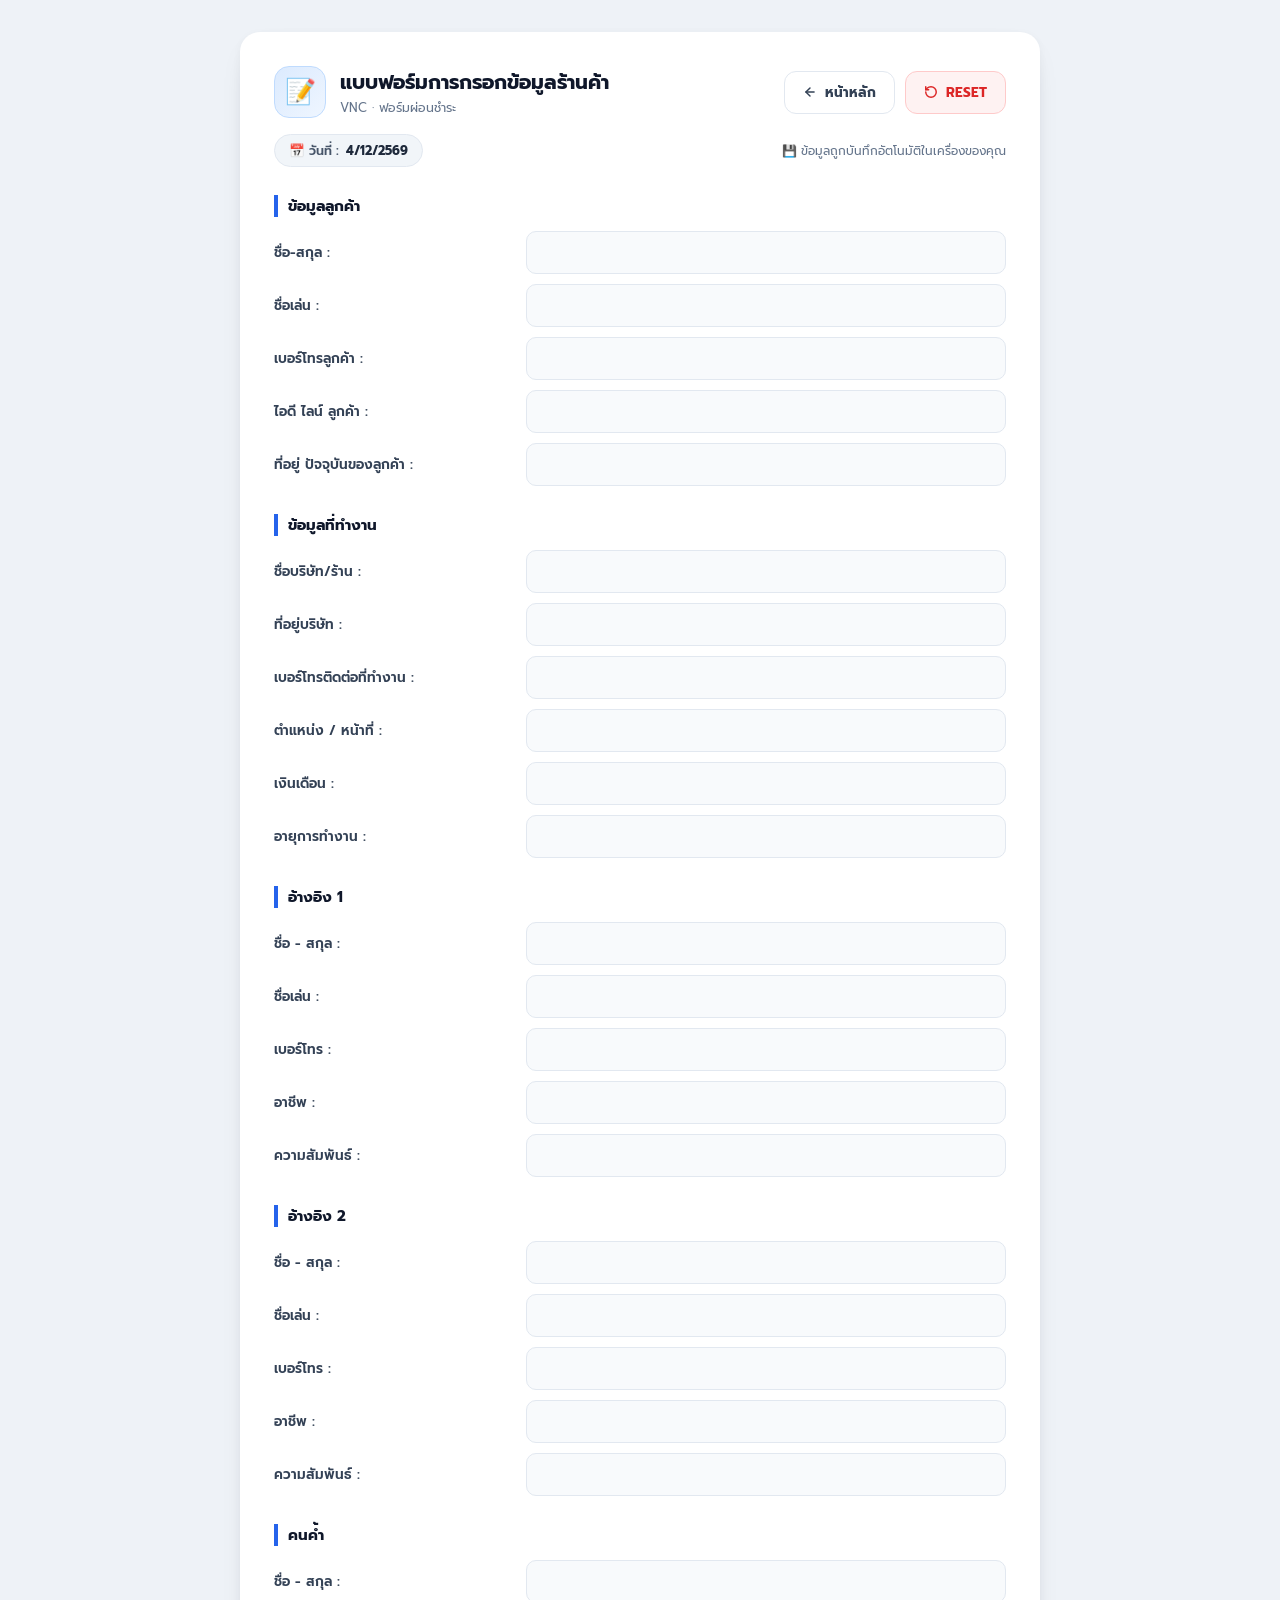
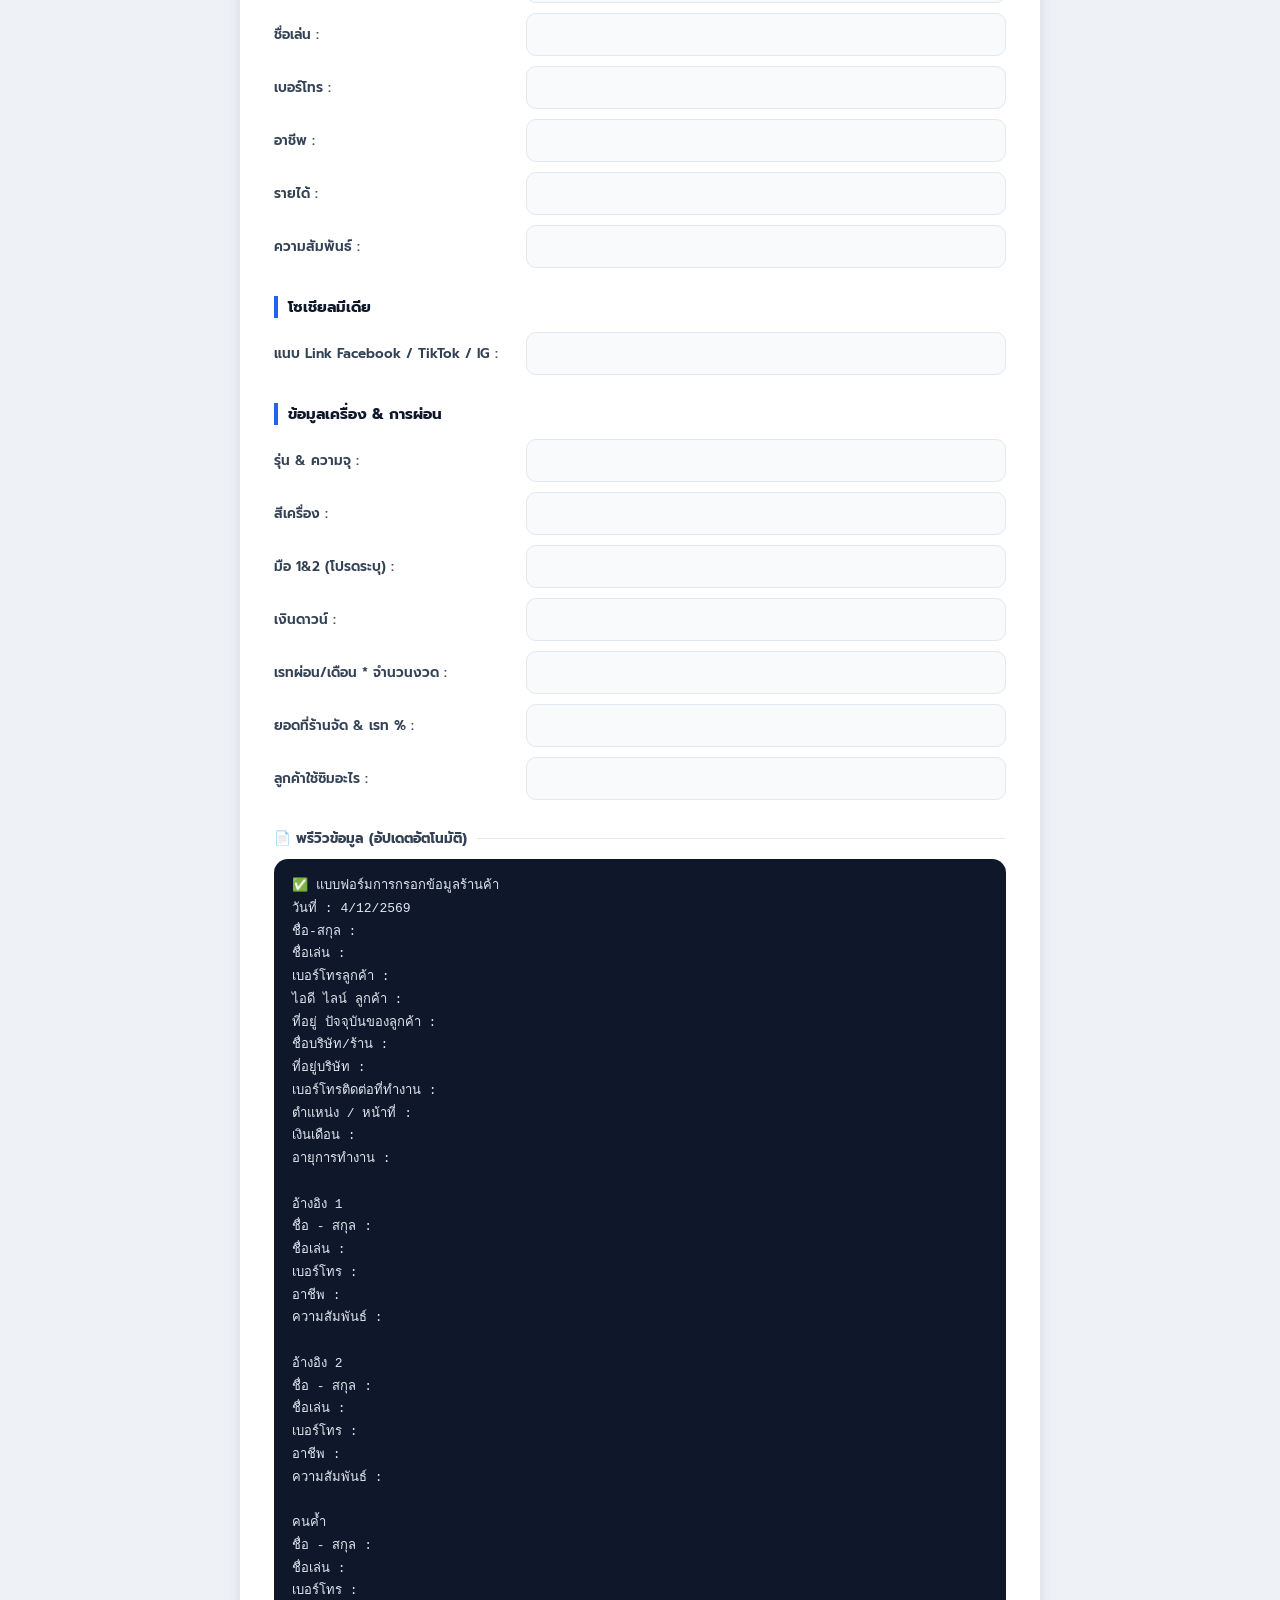
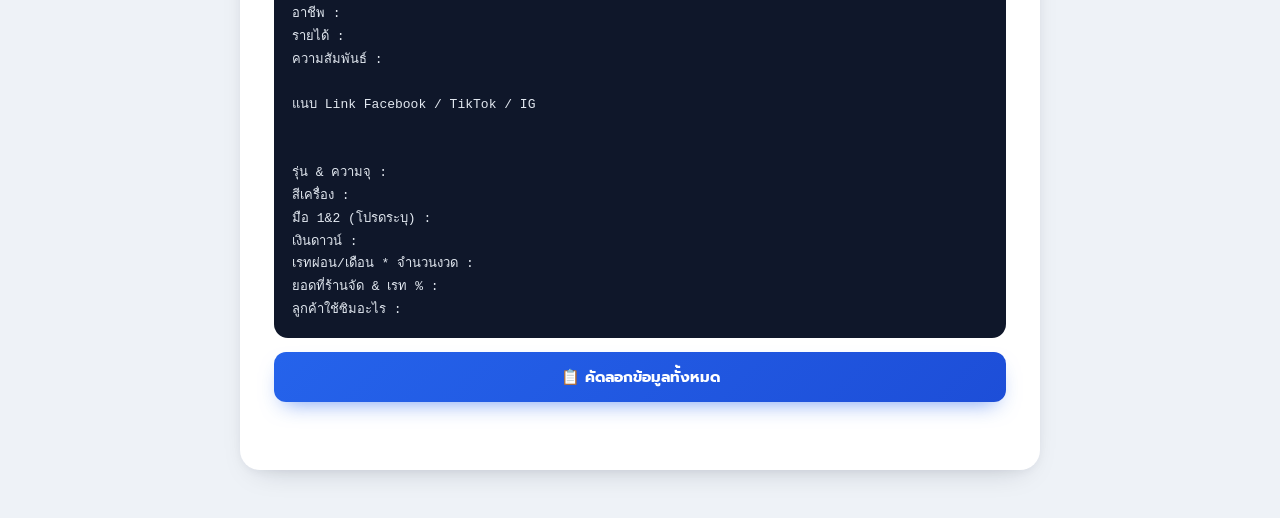
<file: vnc.html>
<!DOCTYPE html>
<html lang="th">
<head>
<meta charset="UTF-8">
<meta name="viewport" content="width=device-width, initial-scale=1.0">
<title>แบบฟอร์มการกรอกข้อมูลร้านค้า</title>
<link rel="preconnect" href="https://fonts.googleapis.com">
<link rel="preconnect" href="https://fonts.gstatic.com" crossorigin>
<link href="https://fonts.googleapis.com/css2?family=Prompt:wght@400;500;600;700&display=swap" rel="stylesheet">
<style>
  * { box-sizing: border-box; margin: 0; padding: 0; }

  :root {
    --bg: #eef2f7;
    --card: #ffffff;
    --text: #1e293b;
    --muted: #64748b;
    --border: #e2e8f0;
    --input-bg: #f8fafc;
    --primary: #2563eb;
    --primary-dark: #1d4ed8;
    --danger: #dc2626;
    --danger-soft: #fef2f2;
    --danger-border: #fecaca;
    --success: #16a34a;
  }

  body {
    font-family: 'Prompt', 'Segoe UI', Tahoma, sans-serif;
    background: var(--bg);
    color: var(--text);
    min-height: 100vh;
    padding: clamp(16px, 3vw, 32px) 14px 48px;
  }

  .wrap { max-width: 800px; margin: 0 auto; }

  .card {
    background: var(--card);
    border-radius: 20px;
    box-shadow: 0 12px 32px -18px rgba(15, 23, 42, .28), 0 2px 8px rgba(15, 23, 42, .04);
    padding: clamp(20px, 4vw, 34px);
  }

  /* ---------- Header + RESET ---------- */
  .app-header {
    display: flex;
    align-items: center;
    justify-content: space-between;
    gap: 14px;
    flex-wrap: wrap;
  }

  .brand { display: flex; align-items: center; gap: 14px; min-width: 0; }

  .brand-icon {
    width: 52px; height: 52px;
    border-radius: 15px;
    display: grid; place-items: center;
    font-size: 25px;
    background: linear-gradient(135deg, #dbeafe, #eff6ff);
    border: 1px solid #bfdbfe;
    flex-shrink: 0;
  }

  h1 { font-size: clamp(16.5px, 3.4vw, 20px); font-weight: 700; color: #0f172a; line-height: 1.4; }

  .brand p { font-size: 12.5px; color: var(--muted); margin-top: 2px; }

  .btn-reset {
    display: inline-flex; align-items: center; gap: 8px;
    padding: 10px 18px;
    border-radius: 12px;
    border: 1.5px solid var(--danger-border);
    background: var(--danger-soft);
    color: var(--danger);
    font-family: inherit; font-size: 13.5px; font-weight: 700;
    cursor: pointer; white-space: nowrap;
    transition: all .2s ease;
  }
  .btn-reset:hover { background: var(--danger); border-color: var(--danger); color: #fff; box-shadow: 0 8px 18px -8px rgba(220, 38, 38, .55); }
  .btn-reset:active { transform: scale(.97); }

  .header-actions { display: inline-flex; align-items: center; gap: 10px; flex-wrap: wrap; }

  .btn-home {
    display: inline-flex; align-items: center; gap: 8px;
    padding: 10px 18px;
    border-radius: 12px;
    border: 1.5px solid var(--border);
    background: #fff;
    color: #334155;
    font-family: inherit; font-size: 13.5px; font-weight: 700;
    text-decoration: none; white-space: nowrap;
    transition: all .2s ease;
  }
  .btn-home:hover { border-color: var(--primary); color: var(--primary); background: #eff6ff; box-shadow: 0 8px 18px -10px rgba(37, 99, 235, .45); }
  .btn-home:active { transform: scale(.97); }

  .meta-row {
    display: flex; align-items: center; justify-content: space-between;
    gap: 10px; flex-wrap: wrap;
    margin-top: 16px;
  }

  .date-chip {
    display: inline-flex; align-items: center; gap: 7px;
    background: #f1f5f9; border: 1px solid var(--border);
    color: #475569; font-size: 12.5px; font-weight: 600;
    padding: 6px 14px; border-radius: 999px;
  }
  .date-chip b { color: #1e293b; }

  .autosave-note { font-size: 12px; color: var(--muted); }

  /* ---------- Sections + fields ---------- */
  h2 {
    font-size: 15px; font-weight: 700; color: #0f172a;
    border-left: 4px solid var(--primary);
    padding-left: 10px;
    margin: 28px 0 14px;
  }

  .field {
    display: flex; align-items: center; gap: 12px;
    margin-bottom: 10px; flex-wrap: wrap;
  }

  .field > label {
    width: 240px;
    font-size: 13.5px; font-weight: 600; color: #334155;
    padding-right: 4px;
  }

  input[type="text"], input[type="tel"], input[type="number"] {
    flex: 1; min-width: 190px;
    padding: 10px 13px;
    border: 1.5px solid var(--border);
    border-radius: 10px;
    font-family: inherit; font-size: 14px; color: var(--text);
    background: var(--input-bg);
    transition: border-color .2s, box-shadow .2s, background .2s;
  }
  input:focus {
    outline: none;
    border-color: var(--primary);
    background: #fff;
    box-shadow: 0 0 0 3.5px rgba(37, 99, 235, .13);
  }

  /* ---------- Preview ---------- */
  .preview-head {
    display: flex; align-items: center; gap: 10px;
    margin: 28px 0 10px;
    font-size: 13.5px; font-weight: 700; color: #334155;
  }
  .preview-head::after { content: ''; flex: 1; height: 1px; background: var(--border); }

  .preview {
    background: #0f172a;
    color: #e2e8f0;
    border-radius: 14px;
    padding: 16px 18px;
    font-family: 'Consolas', 'Courier New', monospace;
    font-size: 13px; line-height: 1.75;
    white-space: pre-wrap; word-break: break-word;
    min-height: 90px;
  }

  /* ---------- Copy + status ---------- */
  .btn-copy {
    display: flex; align-items: center; justify-content: center; gap: 9px;
    width: 100%;
    margin-top: 14px;
    padding: 14px 26px;
    border: none; border-radius: 12px;
    background: linear-gradient(135deg, #2563eb, #1d4ed8);
    color: #fff;
    font-family: inherit; font-size: 15px; font-weight: 700;
    cursor: pointer;
    box-shadow: 0 10px 22px -10px rgba(37, 99, 235, .65);
    transition: all .2s ease;
  }
  .btn-copy:hover { filter: brightness(1.08); }
  .btn-copy:active { transform: scale(.985); }

  .status {
    text-align: center;
    margin-top: 12px;
    font-size: 13.5px; font-weight: 600;
    color: var(--success);
    min-height: 22px;
  }
  .status.error { color: var(--danger); }

  /* ---------- Responsive ---------- */
  @media (max-width: 640px) {
    .field > label { width: 100%; margin-bottom: 2px; }
    .field { gap: 6px; margin-bottom: 14px; }
    .btn-reset, .btn-home { padding: 9px 14px; font-size: 12.5px; }
  }
</style>
</head>
<body>
<div class="wrap">
  <div class="card">

    <header class="app-header">
      <div class="brand">
        <div class="brand-icon">📝</div>
        <div>
          <h1>แบบฟอร์มการกรอกข้อมูลร้านค้า</h1>
          <p>VNC · ฟอร์มผ่อนชำระ</p>
        </div>
      </div>
      <div class="header-actions">
        <a class="btn-home" href="index.html">
          <svg width="14" height="14" viewBox="0 0 24 24" fill="none" stroke="currentColor" stroke-width="2.5" stroke-linecap="round" stroke-linejoin="round">
            <path d="m12 19-7-7 7-7"/>
            <path d="M19 12H5"/>
          </svg>
          หน้าหลัก
        </a>
        <button type="button" class="btn-reset" onclick="resetAll()">
          <svg width="14" height="14" viewBox="0 0 24 24" fill="none" stroke="currentColor" stroke-width="2.5" stroke-linecap="round" stroke-linejoin="round">
            <path d="M3 12a9 9 0 1 0 9-9 9.75 9.75 0 0 0-6.74 2.74L3 8"/>
            <path d="M3 3v5h5"/>
          </svg>
          RESET
        </button>
      </div>
    </header>

    <div class="meta-row">
      <div class="date-chip">📅 วันที่ : <b id="dateDisplay">–</b></div>
      <span class="autosave-note">💾 ข้อมูลถูกบันทึกอัตโนมัติในเครื่องของคุณ</span>
    </div>

    <h2>ข้อมูลลูกค้า</h2>
    <div class="field"><label>ชื่อ-สกุล :</label><input type="text" data-key="fullname"></div>
    <div class="field"><label>ชื่อเล่น :</label><input type="text" data-key="nickname"></div>
    <div class="field"><label>เบอร์โทรลูกค้า :</label><input type="text" data-key="phone"></div>
    <div class="field"><label>ไอดี ไลน์ ลูกค้า :</label><input type="text" data-key="lineId"></div>
    <div class="field"><label>ที่อยู่ ปัจจุบันของลูกค้า :</label><input type="text" data-key="address"></div>

    <h2>ข้อมูลที่ทำงาน</h2>
    <div class="field"><label>ชื่อบริษัท/ร้าน :</label><input type="text" data-key="company"></div>
    <div class="field"><label>ที่อยู่บริษัท :</label><input type="text" data-key="companyAddress"></div>
    <div class="field"><label>เบอร์โทรติดต่อที่ทำงาน :</label><input type="text" data-key="companyPhone"></div>
    <div class="field"><label>ตำแหน่ง / หน้าที่ :</label><input type="text" data-key="position"></div>
    <div class="field"><label>เงินเดือน :</label><input type="text" data-key="salary"></div>
    <div class="field"><label>อายุการทำงาน :</label><input type="text" data-key="workAge"></div>

    <h2>อ้างอิง 1</h2>
    <div class="field"><label>ชื่อ - สกุล :</label><input type="text" data-key="ref1Fullname"></div>
    <div class="field"><label>ชื่อเล่น :</label><input type="text" data-key="ref1Nickname"></div>
    <div class="field"><label>เบอร์โทร :</label><input type="text" data-key="ref1Phone"></div>
    <div class="field"><label>อาชีพ :</label><input type="text" data-key="ref1Job"></div>
    <div class="field"><label>ความสัมพันธ์ :</label><input type="text" data-key="ref1Relation"></div>

    <h2>อ้างอิง 2</h2>
    <div class="field"><label>ชื่อ - สกุล :</label><input type="text" data-key="ref2Fullname"></div>
    <div class="field"><label>ชื่อเล่น :</label><input type="text" data-key="ref2Nickname"></div>
    <div class="field"><label>เบอร์โทร :</label><input type="text" data-key="ref2Phone"></div>
    <div class="field"><label>อาชีพ :</label><input type="text" data-key="ref2Job"></div>
    <div class="field"><label>ความสัมพันธ์ :</label><input type="text" data-key="ref2Relation"></div>

    <h2>คนค้ำ</h2>
    <div class="field"><label>ชื่อ - สกุล :</label><input type="text" data-key="guarantorFullname"></div>
    <div class="field"><label>ชื่อเล่น :</label><input type="text" data-key="guarantorNickname"></div>
    <div class="field"><label>เบอร์โทร :</label><input type="text" data-key="guarantorPhone"></div>
    <div class="field"><label>อาชีพ :</label><input type="text" data-key="guarantorJob"></div>
    <div class="field"><label>รายได้ :</label><input type="text" data-key="guarantorIncome"></div>
    <div class="field"><label>ความสัมพันธ์ :</label><input type="text" data-key="guarantorRelation"></div>

    <h2>โซเชียลมีเดีย</h2>
    <div class="field"><label>แนบ Link Facebook / TikTok / IG :</label><input type="text" data-key="socialLink"></div>

    <h2>ข้อมูลเครื่อง &amp; การผ่อน</h2>
    <div class="field"><label>รุ่น &amp; ความจุ :</label><input type="text" data-key="model"></div>
    <div class="field"><label>สีเครื่อง :</label><input type="text" data-key="color"></div>
    <div class="field"><label>มือ 1&amp;2 (โปรดระบุ) :</label><input type="text" data-key="hand"></div>
    <div class="field"><label>เงินดาวน์ :</label><input type="text" data-key="downPayment"></div>
    <div class="field"><label>เรทผ่อน/เดือน * จำนวนงวด :</label><input type="text" data-key="installment"></div>
    <div class="field"><label>ยอดที่ร้านจัด &amp; เรท % :</label><input type="text" data-key="shopAmount"></div>
    <div class="field"><label>ลูกค้าใช้ซิมอะไร :</label><input type="text" data-key="sim"></div>

    <div class="preview-head">📄 พรีวิวข้อมูล (อัปเดตอัตโนมัติ)</div>
    <pre class="preview" id="preview"></pre>

    <button type="button" class="btn-copy" onclick="copyAll()">📋 คัดลอกข้อมูลทั้งหมด</button>
    <div class="status" id="status"></div>

  </div>
</div>

<script>
  const STORAGE_KEY = 'shopFormData_v1';
  const previewEl = document.getElementById('preview');
  const statusEl = document.getElementById('status');

  // ===== วันที่อัตโนมัติ (พ.ศ.) =====
  function setDate() {
    const now = new Date();
    document.getElementById('dateDisplay').textContent =
      `${now.getDate()}/${now.getMonth() + 1}/${now.getFullYear() + 543}`;
  }
  setDate();

  // ===== ดึงค่าตาม key =====
  function val(key) {
    const el = document.querySelector(`input[data-key="${key}"]`);
    return el ? el.value.trim() : '';
  }

  // ===== สร้างข้อความทั้งหมด =====
  function buildText() {
    const dateText = document.getElementById('dateDisplay').textContent;

    return `✅ แบบฟอร์มการกรอกข้อมูลร้านค้า
วันที่ : ${dateText}
ชื่อ-สกุล : ${val('fullname')}
ชื่อเล่น : ${val('nickname')}
เบอร์โทรลูกค้า : ${val('phone')}
ไอดี ไลน์ ลูกค้า : ${val('lineId')}
ที่อยู่ ปัจจุบันของลูกค้า : ${val('address')}
ชื่อบริษัท/ร้าน : ${val('company')}
ที่อยู่บริษัท : ${val('companyAddress')}
เบอร์โทรติดต่อที่ทำงาน : ${val('companyPhone')}
ตำแหน่ง / หน้าที่ : ${val('position')}
เงินเดือน : ${val('salary')}
อายุการทำงาน : ${val('workAge')}

อ้างอิง 1
ชื่อ - สกุล : ${val('ref1Fullname')}
ชื่อเล่น : ${val('ref1Nickname')}
เบอร์โทร : ${val('ref1Phone')}
อาชีพ : ${val('ref1Job')}
ความสัมพันธ์ : ${val('ref1Relation')}

อ้างอิง 2
ชื่อ - สกุล : ${val('ref2Fullname')}
ชื่อเล่น : ${val('ref2Nickname')}
เบอร์โทร : ${val('ref2Phone')}
อาชีพ : ${val('ref2Job')}
ความสัมพันธ์ : ${val('ref2Relation')}

คนค้ำ
ชื่อ - สกุล : ${val('guarantorFullname')}
ชื่อเล่น : ${val('guarantorNickname')}
เบอร์โทร : ${val('guarantorPhone')}
อาชีพ : ${val('guarantorJob')}
รายได้ : ${val('guarantorIncome')}
ความสัมพันธ์ : ${val('guarantorRelation')}

แนบ Link Facebook / TikTok / IG
${val('socialLink')}

รุ่น & ความจุ : ${val('model')}
สีเครื่อง : ${val('color')}
มือ 1&2 (โปรดระบุ) : ${val('hand')}
เงินดาวน์ : ${val('downPayment')}
เรทผ่อน/เดือน * จำนวนงวด : ${val('installment')}
ยอดที่ร้านจัด & เรท % : ${val('shopAmount')}
ลูกค้าใช้ซิมอะไร : ${val('sim')}`;
  }

  function updatePreview() {
    previewEl.textContent = buildText();
  }

  // ===== สถานะ =====
  function showStatus(msg, isError) {
    statusEl.textContent = msg;
    statusEl.classList.toggle('error', !!isError);
    clearTimeout(statusEl._t);
    statusEl._t = setTimeout(() => { statusEl.textContent = ''; }, 2200);
  }

  // ===== โหลดข้อมูลจาก localStorage =====
  function loadData() {
    const saved = localStorage.getItem(STORAGE_KEY);
    if (!saved) return;
    try {
      const data = JSON.parse(saved);
      document.querySelectorAll('input[data-key]').forEach(input => {
        if (data[input.dataset.key] !== undefined) input.value = data[input.dataset.key];
      });
    } catch (e) { console.warn('โหลดข้อมูลไม่สำเร็จ', e); }
  }

  // ===== บันทึกอัตโนมัติ =====
  let saveTimer = null;
  function autoSave() {
    updatePreview();
    clearTimeout(saveTimer);
    saveTimer = setTimeout(() => {
      const data = {};
      document.querySelectorAll('input[data-key]').forEach(input => {
        data[input.dataset.key] = input.value;
      });
      localStorage.setItem(STORAGE_KEY, JSON.stringify(data));
      showStatus('💾 บันทึกอัตโนมัติแล้ว');
    }, 400);
  }

  document.querySelectorAll('input[data-key]').forEach(input => {
    input.addEventListener('input', autoSave);
  });

  // ===== คัดลอกข้อมูลทั้งหมด =====
  function copyAll() {
    const text = buildText();
    const done = () => showStatus('✅ คัดลอกข้อมูลทั้งหมดแล้ว');
    const fallback = () => {
      const ta = document.createElement('textarea');
      ta.value = text;
      document.body.appendChild(ta);
      ta.select();
      try { document.execCommand('copy'); done(); }
      catch (e) { showStatus('❌ คัดลอกไม่สำเร็จ', true); }
      document.body.removeChild(ta);
    };
    if (navigator.clipboard && navigator.clipboard.writeText) {
      navigator.clipboard.writeText(text).then(done).catch(fallback);
    } else {
      fallback();
    }
  }

  // ===== ล้างข้อมูล (RESET) =====
  function resetAll() {
    if (!confirm('ต้องการล้างข้อมูลทั้งหมดใช่หรือไม่?')) return;
    document.querySelectorAll('input[data-key]').forEach(input => { input.value = ''; });
    localStorage.removeItem(STORAGE_KEY);
    updatePreview();
    showStatus('🗑️ ล้างข้อมูลเรียบร้อยแล้ว');
  }

  // ===== เริ่มต้น =====
  loadData();
  updatePreview();
</script>
</body>
</html>
</file>
